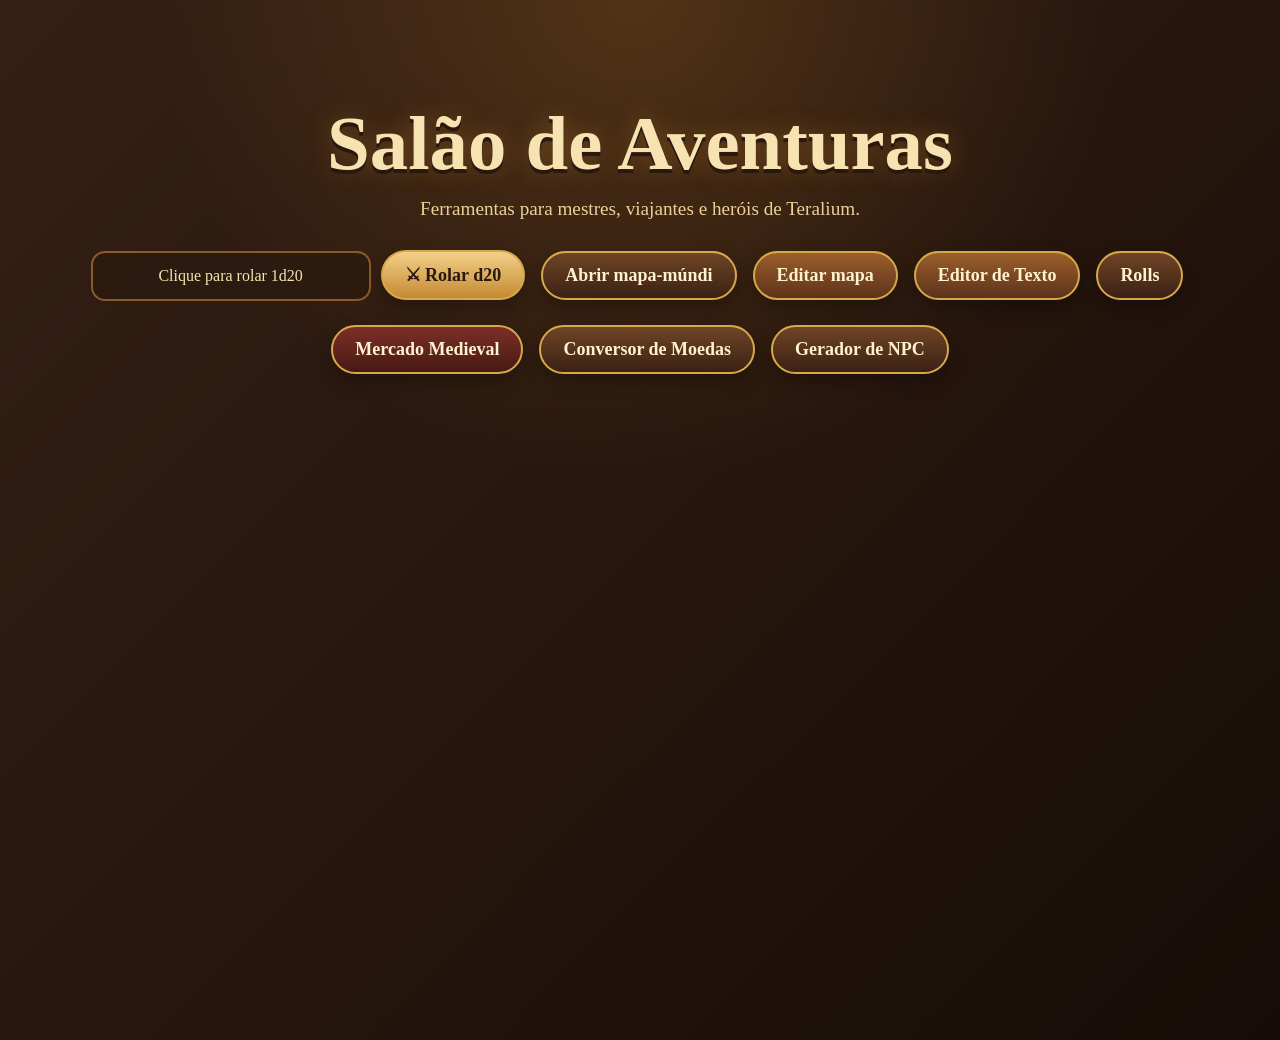
<file: index.html>
<!DOCTYPE html>
<html lang="pt-BR">
<head>
  <meta charset="UTF-8">
  <title>Salão Medieval • RPG Tool Test</title>
  <link rel="stylesheet" href="index.css">
</head>
<body>

  <h1>Salão de Aventuras</h1>
  <p class="subtitle">Ferramentas para mestres, viajantes e heróis de Teralium.</p>
  <p id="result">Clique para rolar 1d20</p>
  <button onclick="roll()">⚔ Rolar d20</button>
  <a class="map-link" href="mapa.html">Abrir mapa-múndi</a>
  <a class="map-link map-link-editor" href="map_edit.html">Editar mapa</a>
  <a class="map-link map-link-editor" href="./Text%20Editor/index.html">Editor de Texto</a>
  <a class="map-link" href="rolls.html">Rolls</a>
  <a class="map-link map-link-market" href="shop.html">Mercado Medieval</a>
  <a class="map-link" href="conversor.html">Conversor de Moedas</a>
  <a class="map-link" href="npc-generator.html">Gerador de NPC</a>

  <script>
    function roll() {
      const value = Math.floor(Math.random() * 20) + 1;
      document.getElementById('result').innerText = 'Resultado: ' + value;
    }
  </script>

</body>
</html>
</file>
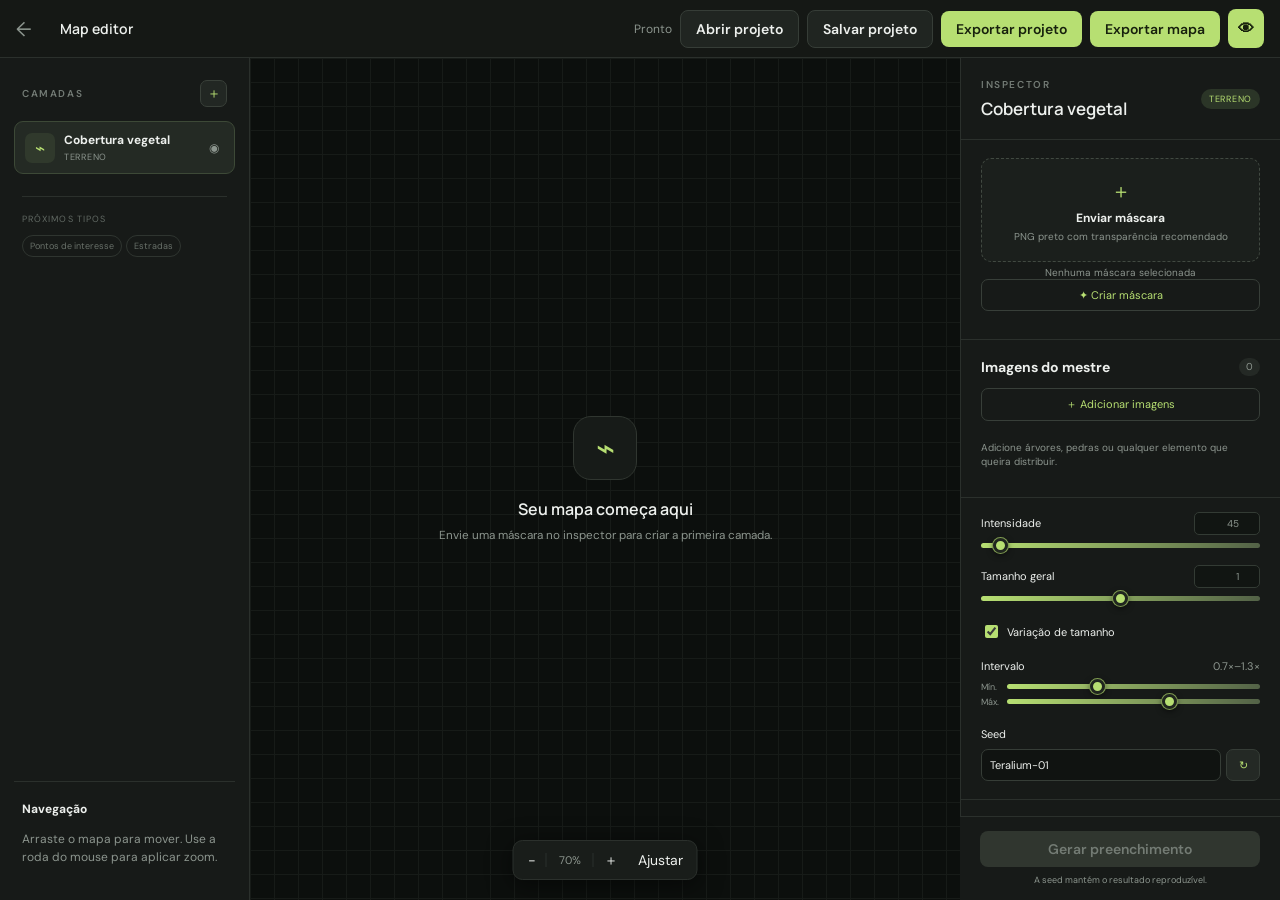
<file: admin-map-editor.html>
<!doctype html>
<html lang="pt-BR">
<head>
  <meta charset="utf-8">
  <meta name="viewport" content="width=device-width, initial-scale=1">
  <title>Map editor • Admin tools</title>
  <link rel="stylesheet" href="admin-map-editor.css">
</head>
<body>
  <header class="topbar">
    <a href="admin-tools.html" aria-label="Voltar">←</a>
    <strong>Map editor</strong>
    <span id="saveState">Pronto</span>
    <button id="openProjectBtn" class="secondary-action">Abrir projeto</button>
    <input id="projectInput" type="file" accept=".json,.teralium" hidden>
    <button id="saveProjectBtn" class="secondary-action">Salvar projeto</button>
    <button id="exportBtn">Exportar projeto</button>
    <button id="exportMapBtn">Exportar mapa</button>
    <button id="previewMapBtn" class="icon-action" title="Pré-visualizar mapa" aria-label="Pré-visualizar mapa">👁</button>
  </header>

  <aside class="sidebar left-panel">
    <div class="layers-heading">
      <p class="panel-label">CAMADAS</p>
      <button id="addLayer" title="Adicionar camada">＋</button>
    </div>
    <div id="addLayerMenu" class="add-layer-menu" hidden>
      <button data-layer-type="terrain"><span>⌁</span><b>Terreno</b></button>
      <button data-layer-type="image"><span>▧</span><b>Imagem</b></button>
      <button data-layer-type="object"><span>⌖</span><b>Objeto</b></button>
      <button data-layer-type="region"><span>◒</span><b>Região</b></button>
    </div>
    <div id="layerList" class="layer-list"></div>
    <div class="coming-types">
      <p>PRÓXIMOS TIPOS</p>
      <span>Pontos de interesse</span><span>Estradas</span>
    </div>
    <div class="help"><b>Navegação</b><p>Arraste o mapa para mover. Use a roda do mouse para aplicar zoom.</p></div>
  </aside>

  <main id="viewport">
    <div id="stage"><canvas id="mapCanvas" width="1600" height="1000"></canvas><canvas id="maskEditCanvas" width="1600" height="1000"></canvas><div id="brushCursor" class="brush-cursor"></div></div>
    <div class="empty-state" id="emptyState">
      <span>⌁</span><b>Seu mapa começa aqui</b>
      <small>Envie uma máscara no inspector para criar a primeira camada.</small>
    </div>
    <div class="zoom-controls">
      <button id="zoomOut" aria-label="Diminuir zoom">−</button><output id="zoomValue">70%</output>
      <button id="zoomIn" aria-label="Aumentar zoom">＋</button><button id="fitBtn">Ajustar</button>
    </div>
  </main>

  <aside class="sidebar inspector">
    <div class="inspector-head">
      <div><p class="panel-label">INSPECTOR</p><input id="layerName" aria-label="Nome da camada"></div>
      <span id="typeBadge" class="type-badge">Terreno</span>
    </div>
    <section class="terrain-control image-control region-control">
      <label class="upload" for="maskInput"><span>＋</span><b>Enviar máscara</b><small>PNG com transparência recomendado</small></label>
      <input id="maskInput" type="file" accept="image/*" hidden>
      <p class="filename" id="maskName">Nenhuma máscara selecionada</p>
      <button id="createMaskBtn" class="asset-upload terrain-control region-control">✦ Criar máscara</button>
      <div id="maskPreview" class="mask-preview terrain-control region-control"></div>
    </section>
    <section class="image-control fields" hidden>
      <label>Offset X <input id="imageOffsetXValue" class="value-input" type="number" min="-2000" max="2000" value="0"><input id="imageOffsetX" type="range" min="-2000" max="2000" value="0"></label>
      <label>Offset Y <input id="imageOffsetYValue" class="value-input" type="number" min="-2000" max="2000" value="0"><input id="imageOffsetY" type="range" min="-2000" max="2000" value="0"></label>
      <label>Opacidade <input id="imageOpacityValue" class="value-input" type="number" min="0" max="100" value="100"><input id="imageOpacity" type="range" min="0" max="1" step="0.01" value="1"></label>
    </section>
    <section class="terrain-control">
      <div class="section-title"><b>Imagens do mestre</b><span id="assetCount">0</span></div>
      <button id="openAssetModal" class="asset-upload">＋ Adicionar imagens</button>
      <div id="assetGrid" class="asset-grid"><p>Adicione árvores, pedras ou qualquer elemento que queira distribuir.</p></div>
    </section>
    <section class="fields terrain-control">
      <label>Intensidade <input id="densityValue" class="value-input" type="number" min="0" max="1000" value="45"><input id="density" type="range" min="0" max="1000" value="45"></label>
      <label>Tamanho geral <input id="scaleValue" class="value-input" type="number" min="0" max="2" step="0.05" value="1"><input id="scale" type="range" min="0" max="2" step="0.05" value="1"></label>
      <label class="check-row"><input id="sizeVariation" type="checkbox" checked> Variação de tamanho</label>
      <div id="sizeVariationFields" class="range-field">
        <div><span>Intervalo</span><output id="sizeValue">0.7×–1.3×</output></div>
        <label><small>Mín.</small><input id="sizeMin" type="range" min="0" max="2" step="0.05" value="0.7"></label>
        <label><small>Máx.</small><input id="sizeMax" type="range" min="0" max="2" step="0.05" value="1.3"></label>
      </div>
      <label>Seed <div class="seed-row"><input id="seed" value="Teralium-01"><button id="randomSeed" title="Gerar seed">↻</button></div></label>
    </section>
    <section class="options terrain-control">
      <label><input id="rotation" type="checkbox" checked> Rotação aleatória</label>
      <label><input id="mirror" type="checkbox" checked> Mirror aleatório</label>
      <label><input id="slice" type="checkbox"> Slice na máscara</label>
    </section>
    <section class="object-control" hidden>
      <div class="object-form">
        <label>Nome<input id="objectName" placeholder="Nome do local"></label>
        <label>Tipo<select id="objectType"></select></label>
        <label>Ícone<select id="objectIconSet"><option value="">Selecione um conjunto</option></select></label>
        <div id="objectIconPreview" class="object-thumbnails"></div>
        <label>Galeria<select id="objectGallerySet"><option value="">Sem galeria</option></select></label>
        <div id="objectGalleryPreview" class="object-thumbnails"></div>
        <button id="manageObjectSets" class="position-object">＋ Gerenciar conjuntos</button>
        <label>Descrição<textarea id="objectDescription" rows="6" placeholder="História, detalhes e informações do local..."></textarea></label>
        <label class="check-row"><input id="objectPoi" type="checkbox" checked> Criar como ponto de interesse</label>
        <div class="fields object-visual-controls">
          <label>Tamanho geral <input id="objectScaleValue" class="value-input" type="number" min="0" max="4" step="0.05" value="1"><input id="objectScale" type="range" min="0" max="4" step="0.05" value="1"></label>
          <label>Opacidade <input id="objectOpacityValue" class="value-input" type="number" min="0" max="100" value="100"><input id="objectOpacity" type="range" min="0" max="1" step="0.01" value="1"></label>
          <label>Offset X <input id="objectOffsetXValue" class="value-input" type="number" value="0"><input id="objectOffsetX" type="range" min="-500" max="500" value="0"></label>
          <label>Offset Y <input id="objectOffsetYValue" class="value-input" type="number" value="0"><input id="objectOffsetY" type="range" min="-500" max="500" value="0"></label>
        </div>
        <button id="positionObject" class="position-object">⌖ Posicionar no mapa</button>
        <div class="coordinate-row"><label>X<input id="objectX" type="number"></label><label>Y<input id="objectY" type="number"></label></div>
        <small id="objectPosition">Ainda não posicionado</small>
      </div>
    </section>
    <section class="region-control" hidden>
      <div class="object-form">
        <label>Layer / tipo de região<input id="regionGroup" placeholder="Ex.: Fronteiras políticas"></label>
        <label>Nome da região<input id="regionName" placeholder="Ex.: Reino do Norte"></label>
        <label>Cor<input id="regionColor" type="color" value="#6fa86b"></label>
        <p class="region-note">Regiões desenhadas por último removem automaticamente as intersecções das regiões anteriores.</p>
      </div>
    </section>
    <div class="inspector-footer"><button id="generateBtn" disabled>Gerar preenchimento</button><small id="footerHint">A seed mantém o resultado reproduzível.</small></div>
  </aside>
  <div id="maskTools" class="mask-tools" hidden>
    <button data-mask-tool="brush" class="active" title="Brush">●</button>
    <button data-mask-tool="eraser" title="Eraser">⌫</button>
    <button data-mask-tool="fill" title="Fill">▣</button>
    <span></span>
    <button id="finishMask" title="Concluir">✓</button>
    <button id="cancelMask" title="Cancelar">×</button>
  </div>
  <div id="brushSizeControl" class="brush-size-control" hidden><span>Brush</span><input id="brushSize" type="range" min="2" max="300" value="60"><input id="brushSizeValue" class="value-input" type="number" min="2" max="300" value="60"></div>
  <div id="layerContextMenu" class="context-menu" hidden>
    <button data-action="rename">Renomear</button>
    <button data-action="toggle">Ocultar</button>
    <button data-action="delete">Excluir camada</button>
  </div>
  <div id="assetModal" class="modal-backdrop" hidden>
    <div class="asset-modal" role="dialog" aria-modal="true" aria-labelledby="assetModalTitle">
      <div class="modal-head"><div><p class="panel-label">BIBLIOTECA</p><h2 id="assetModalTitle">Conjuntos de imagens</h2></div><button id="closeAssetModal" aria-label="Fechar">×</button></div>
      <p class="modal-copy">Reutilize o mesmo conjunto de imagens em diferentes camadas.</p>
      <div id="setList" class="set-list"></div>
      <div class="new-set">
        <h3>Novo conjunto</h3>
        <input id="setName" placeholder="Ex.: Árvores de pinheiro">
        <label for="assetInput">Selecionar imagens</label>
        <input id="assetInput" type="file" accept="image/*" multiple hidden>
        <span id="newSetFiles">Nenhuma imagem selecionada</span>
        <div id="editingSetAssets" class="editing-set-assets"></div>
        <button id="createSetBtn" disabled>Criar conjunto</button>
      </div>
    </div>
  </div>
  <script src="admin-map-editor.js"></script>
</body>
</html>
</file>
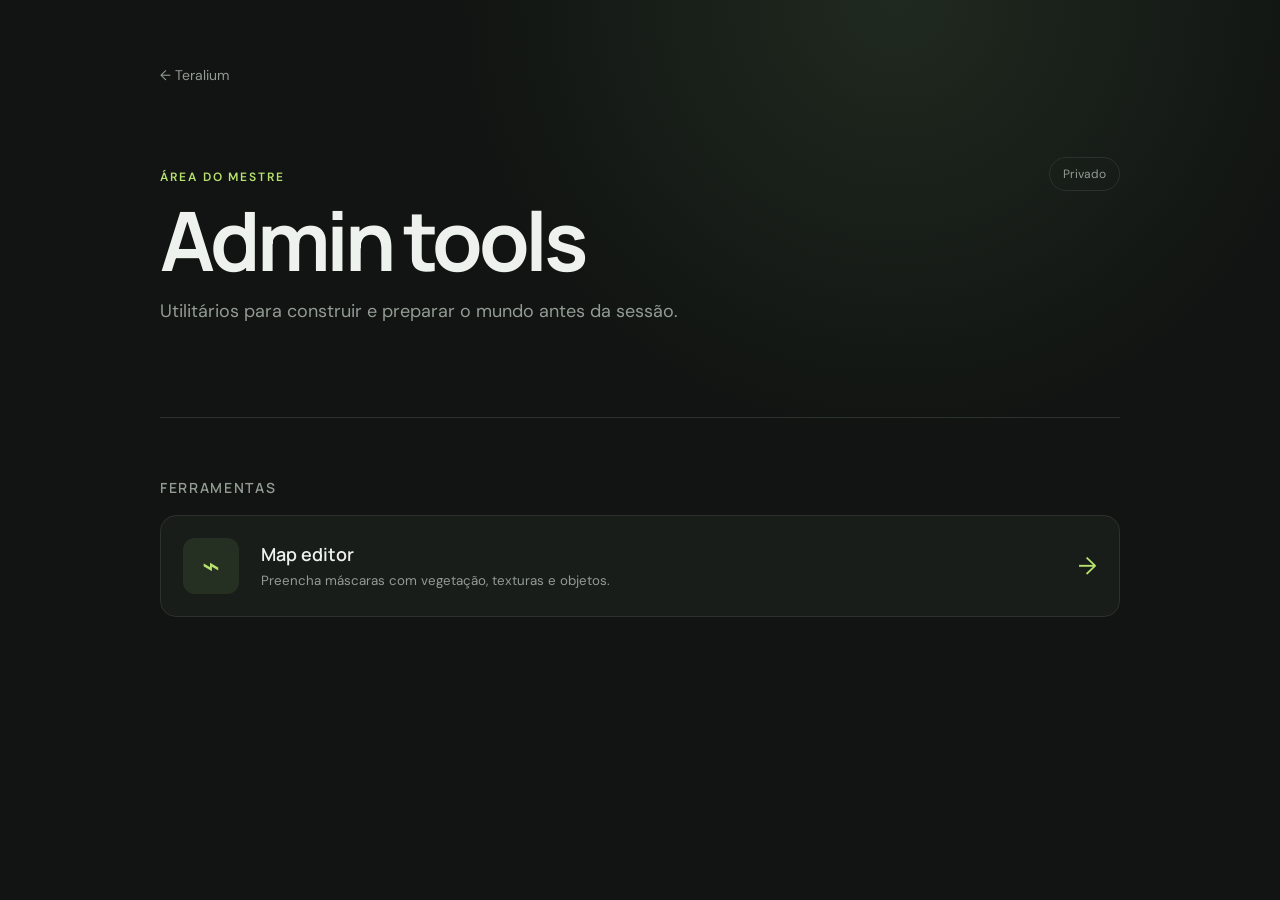
<file: admin-tools.html>
<!doctype html>
<html lang="pt-BR">
<head>
  <meta charset="utf-8">
  <meta name="viewport" content="width=device-width, initial-scale=1">
  <title>Admin tools • Teralium</title>
  <link rel="stylesheet" href="admin-tools.css">
</head>
<body>
  <main>
    <a class="eyebrow" href="index.html">← Teralium</a>
    <header>
      <div>
        <p class="kicker">ÁREA DO MESTRE</p>
        <h1>Admin tools</h1>
        <p class="intro">Utilitários para construir e preparar o mundo antes da sessão.</p>
      </div>
      <span class="lock">Privado</span>
    </header>
    <section aria-labelledby="tools-title">
      <h2 id="tools-title">Ferramentas</h2>
      <a class="tool-card" href="admin-map-editor.html">
        <span class="tool-icon">⌁</span>
        <span><strong>Map editor</strong><small>Preencha máscaras com vegetação, texturas e objetos.</small></span>
        <span class="arrow">→</span>
      </a>
    </section>
  </main>
</body>
</html>
</file>
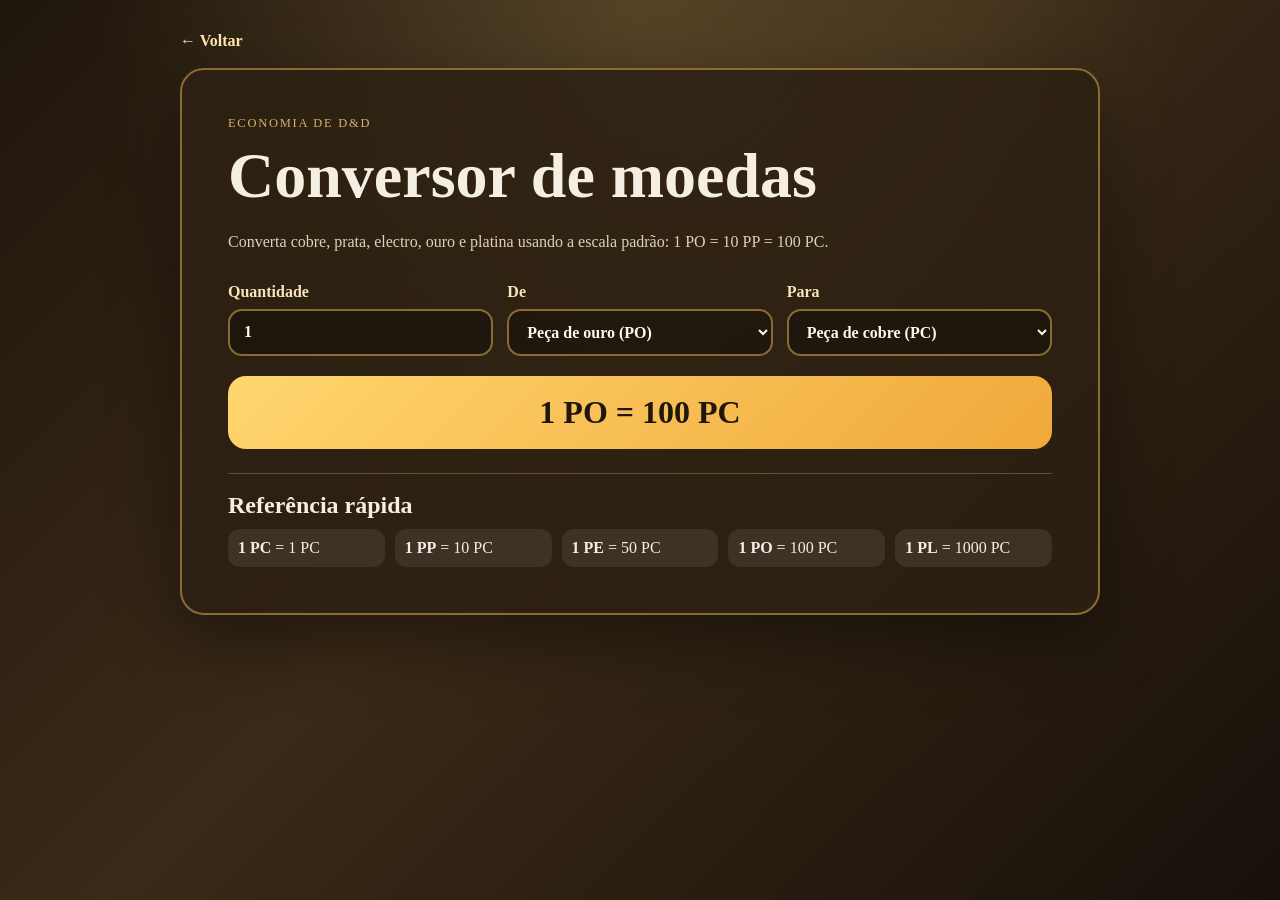
<file: conversor.html>
<!DOCTYPE html>
<html lang="pt-BR">
<head>
  <meta charset="UTF-8" />
  <meta name="viewport" content="width=device-width, initial-scale=1.0" />
  <title>Conversor de Moedas • Salão Medieval</title>
  <link rel="stylesheet" href="conversor.css" />
</head>
<body>
  <main class="converter-shell">
    <a class="back-link" href="index.html">← Voltar</a>
    <section class="converter-card" aria-labelledby="converterTitle">
      <p class="eyebrow">Economia de D&D</p>
      <h1 id="converterTitle">Conversor de moedas</h1>
      <p class="intro">Converta cobre, prata, electro, ouro e platina usando a escala padrão: 1 PO = 10 PP = 100 PC.</p>

      <form id="coinConverter" class="converter-grid">
        <label>
          Quantidade
          <input id="coinAmount" type="number" min="0" step="0.01" value="1" inputmode="decimal" />
        </label>
        <label>
          De
          <select id="fromCoin"></select>
        </label>
        <label>
          Para
          <select id="toCoin"></select>
        </label>
      </form>

      <output id="conversionResult" class="conversion-result" aria-live="polite"></output>

      <div class="coin-breakdown" aria-label="Referência de moedas">
        <h2>Referência rápida</h2>
        <ul id="coinReference"></ul>
      </div>
    </section>
  </main>

  <script>
    const COINS = [
      { id: 'pc', name: 'Peça de cobre', short: 'PC', copper: 1 },
      { id: 'pp', name: 'Peça de prata', short: 'PP', copper: 10 },
      { id: 'pe', name: 'Peça de electro', short: 'PE', copper: 50 },
      { id: 'po', name: 'Peça de ouro', short: 'PO', copper: 100 },
      { id: 'pl', name: 'Peça de platina', short: 'PL', copper: 1000 }
    ];

    const amountInput = document.getElementById('coinAmount');
    const fromCoin = document.getElementById('fromCoin');
    const toCoin = document.getElementById('toCoin');
    const conversionResult = document.getElementById('conversionResult');
    const coinReference = document.getElementById('coinReference');

    function formatNumber(value) {
      return Number(value.toFixed(4)).toLocaleString('pt-BR', { maximumFractionDigits: 4 });
    }

    function renderOptions() {
      const options = COINS.map((coin) => `<option value="${coin.id}">${coin.name} (${coin.short})</option>`).join('');
      fromCoin.innerHTML = options;
      toCoin.innerHTML = options;
      fromCoin.value = 'po';
      toCoin.value = 'pc';
      coinReference.innerHTML = COINS.map((coin) => `<li><strong>1 ${coin.short}</strong> = ${coin.copper} PC</li>`).join('');
    }

    function convertCoins() {
      const amount = Number(amountInput.value);
      const source = COINS.find((coin) => coin.id === fromCoin.value);
      const target = COINS.find((coin) => coin.id === toCoin.value);
      if (!Number.isFinite(amount) || amount < 0 || !source || !target) {
        conversionResult.textContent = 'Informe uma quantidade válida.';
        return;
      }
      const copperValue = amount * source.copper;
      const converted = copperValue / target.copper;
      conversionResult.textContent = `${formatNumber(amount)} ${source.short} = ${formatNumber(converted)} ${target.short}`;
    }

    renderOptions();
    convertCoins();
    [amountInput, fromCoin, toCoin].forEach((element) => element.addEventListener('input', convertCoins));
  </script>
</body>
</html>
</file>
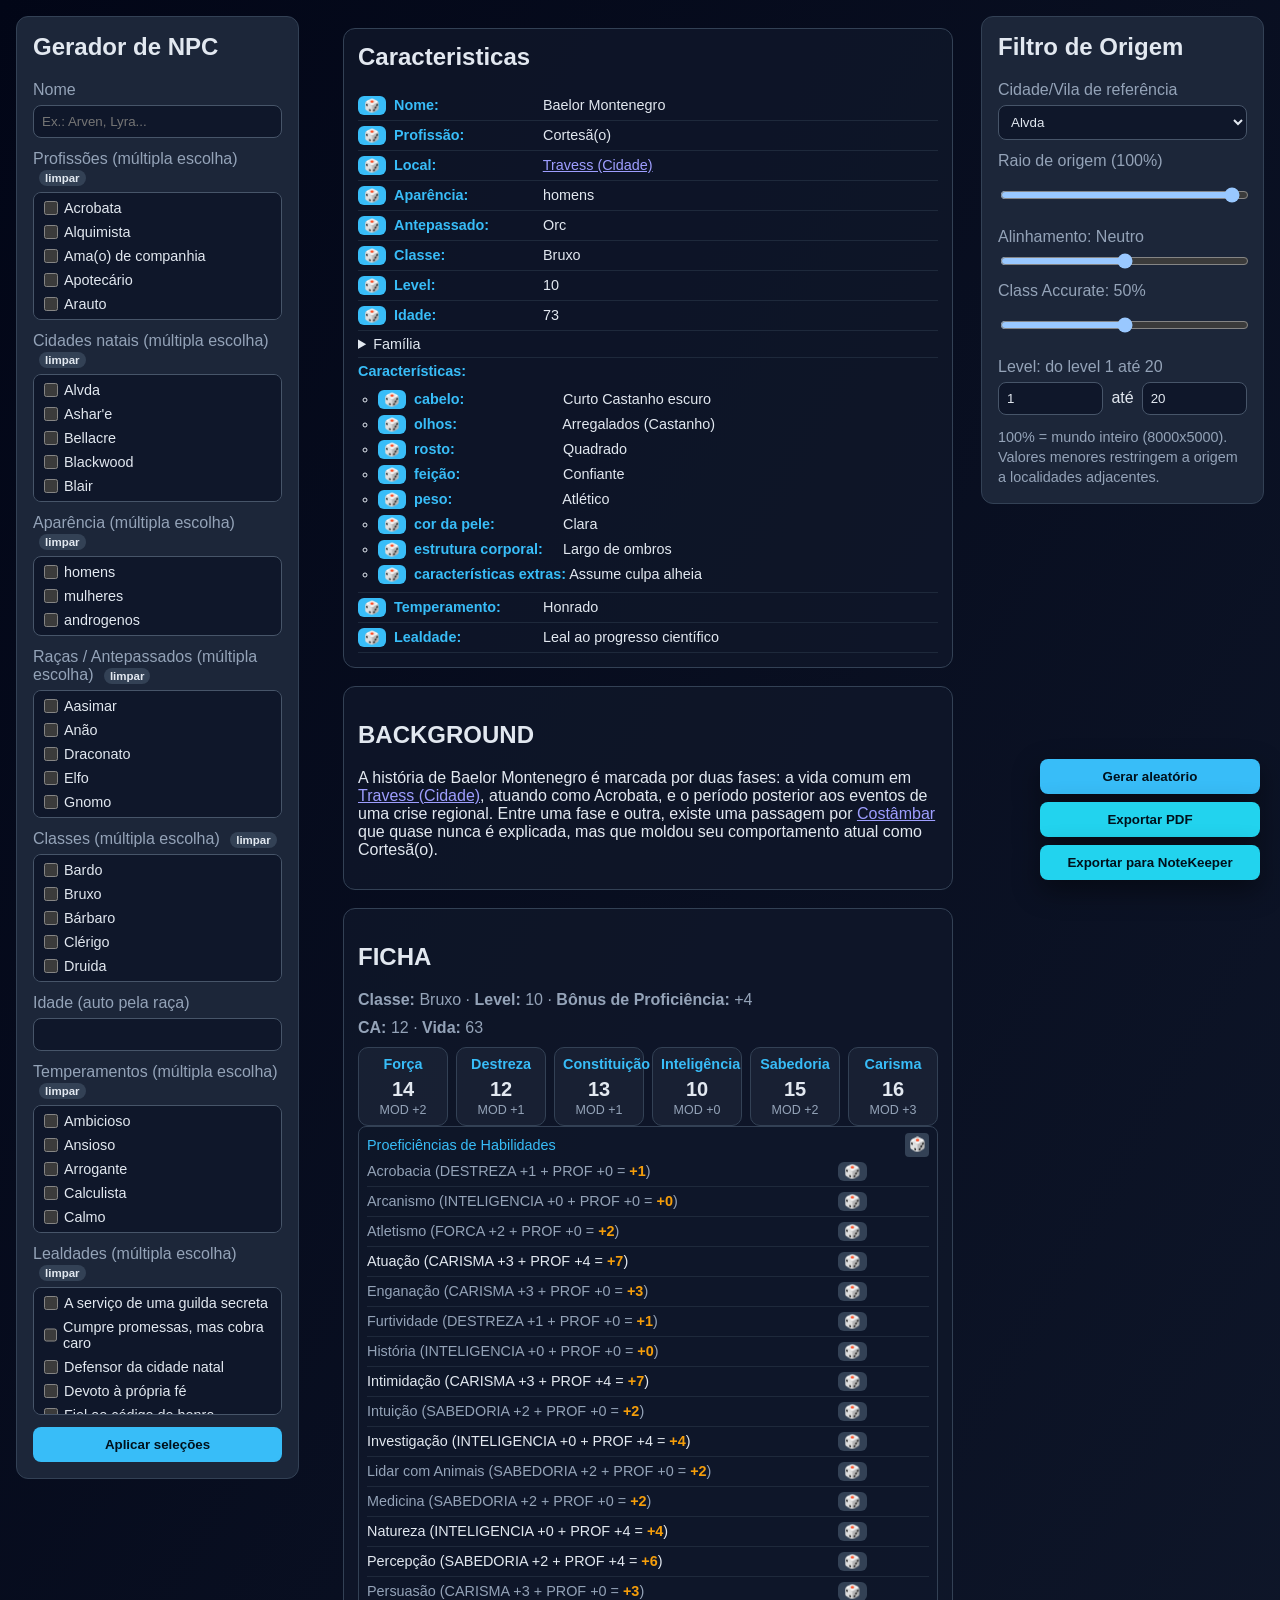
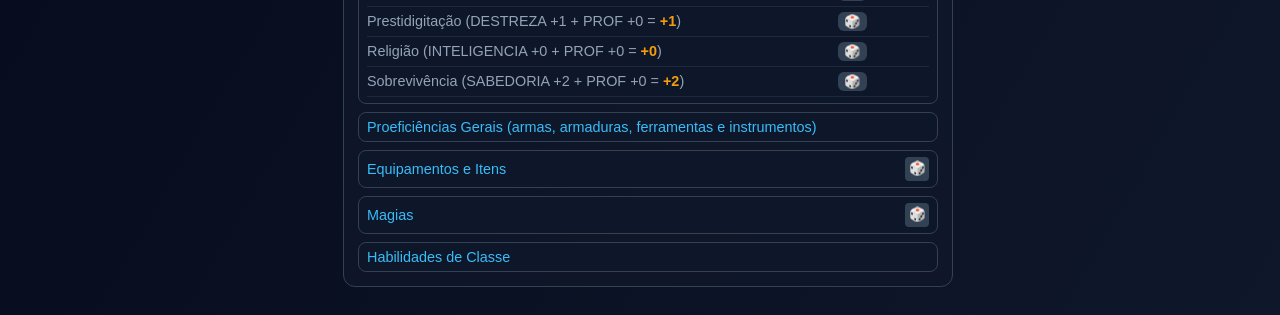
<file: npc-generator.html>
<!DOCTYPE html>
<html lang="pt-BR">
<head>
  <meta charset="UTF-8">
  <meta name="viewport" content="width=device-width, initial-scale=1.0">
  <title>Gerador de NPC</title>
  <link rel="stylesheet" href="npc-generator.css">
</head>
<body>
  <div class="layout">
    <aside class="floating-menu">
      <h2 class="menu-title">Gerador de NPC</h2>
      <div class="menu-group"><label for="nomeInput">Nome</label><input id="nomeInput" type="text" placeholder="Ex.: Arven, Lyra..." /></div>
      <div class="menu-group"><label>Profissões (múltipla escolha) <button class="clear-checks" data-target="profissaoChecks" type="button">limpar</button></label><div id="profissaoChecks" class="check-list"></div></div>
      <div class="menu-group"><label>Cidades natais (múltipla escolha) <button class="clear-checks" data-target="cidadeChecks" type="button">limpar</button></label><div id="cidadeChecks" class="check-list"></div></div>
      <div class="menu-group"><label>Aparência (múltipla escolha) <button class="clear-checks" data-target="sexoChecks" type="button">limpar</button></label><div id="sexoChecks" class="check-list"></div></div>
      <div class="menu-group"><label>Raças / Antepassados (múltipla escolha) <button class="clear-checks" data-target="antepassadoChecks" type="button">limpar</button></label><div id="antepassadoChecks" class="check-list"></div></div>
      <div class="menu-group"><label>Classes (múltipla escolha) <button class="clear-checks" data-target="classeChecks" type="button">limpar</button></label><div id="classeChecks" class="check-list"></div></div>
      <div class="menu-group"><label for="idadeInput">Idade (auto pela raça)</label><input id="idadeInput" type="number" min="1" /></div>
      <div class="menu-group"><label>Temperamentos (múltipla escolha) <button class="clear-checks" data-target="temperamentoChecks" type="button">limpar</button></label><div id="temperamentoChecks" class="check-list"></div></div>
      <div class="menu-group"><label>Lealdades (múltipla escolha) <button class="clear-checks" data-target="lealdadeChecks" type="button">limpar</button></label><div id="lealdadeChecks" class="check-list"></div></div>
      <button id="applyButton" type="button">Aplicar seleções</button>
    </aside>

    <aside class="floating-menu floating-menu-right">
      <h2 class="menu-title">Filtro de Origem</h2>
      <div class="menu-group"><label for="rangeCenterSelect">Cidade/Vila de referência</label><select id="rangeCenterSelect"></select></div>
      <div class="menu-group"><label for="distanceRange">Raio de origem (<span id="distanceValue">100</span>%)</label><input id="distanceRange" type="range" min="1" max="100" value="100"></div>
      <div class="menu-group"><label for="alignmentRange">Alinhamento: <span id="alignmentLabel">Neutro</span></label><input id="alignmentRange" class="alignment-range" type="range" min="-100" max="100" value="0"></div>
      <div class="menu-group"><label for="classAccurateRange">Class Accurate: <span id="classAccurateValue">50</span>%</label><input id="classAccurateRange" type="range" min="0" max="100" value="50"></div>
      <div class="menu-group">
        <label>Level: do level <span id="levelMinValue">1</span> até <span id="levelMaxValue">20</span></label>
        <div class="level-range-box">
          <input id="levelMinInput" type="number" min="1" max="20" value="1">
          <span>até</span>
          <input id="levelMaxInput" type="number" min="1" max="20" value="20">
        </div>
      </div>
      <p class="range-help">100% = mundo inteiro (8000x5000). Valores menores restringem a origem a localidades adjacentes.</p>
    </aside>

    <main class="content">
      <section class="card">
        <h1>Caracteristicas</h1>
        <ul class="npc-list">
          <li><button class="reroll-field" data-field="nome">🎲</button> <strong>Nome:</strong> <span id="nomeValue"></span> <span id="sobrenomeValue"></span></li>
          <li><button class="reroll-field" data-field="profissao">🎲</button> <strong>Profissão:</strong> <span id="profissaoValue"></span></li>
          <li><button class="reroll-field" data-field="cidadeNatal">🎲</button> <strong>Local:</strong> <a id="cidadeNatalLink" href="mapa.html" target="_blank" rel="noopener"><span id="cidadeNatalValue"></span></a></li>
          <li><button class="reroll-field" data-field="sexo">🎲</button> <strong>Aparência:</strong> <span id="sexoValue"></span></li>
          <li><button class="reroll-field" data-field="antepassado">🎲</button> <strong>Antepassado:</strong> <span id="antepassadoValue"></span></li>
          <li><button class="reroll-field" data-field="classe">🎲</button> <strong>Classe:</strong> <span id="classeValue"></span></li>
          <li><button class="reroll-field" data-field="level">🎲</button> <strong>Level:</strong> <span id="levelValue"></span></li>
          <li><button class="reroll-field" data-field="idade">🎲</button> <strong>Idade:</strong> <span id="idadeValue"></span></li>
          <li>
            <details>
              <summary>Família</summary>
              <div id="familiaValue" class="family-compact"></div>
            </details>
          </li>
                    <li><strong>Características:</strong><ul id="caracteristicasValue" class="npc-char-list"></ul></li>
          <li><button class="reroll-field" data-field="temperamento">🎲</button> <strong>Temperamento:</strong> <span id="temperamentoValue"></span></li>
          <li><button class="reroll-field" data-field="lealdade">🎲</button> <strong>Lealdade:</strong> <span id="lealdadeValue"></span></li>
        </ul>
      </section>

      <section class="card">
        <h2>BACKGROUND</h2>
        <p id="backgroundValue"></p>
      </section>
      <section class="card">
        <h2>FICHA</h2>
        <p class="sheet-class"><strong>Classe:</strong> <span id="sheetClassValue"></span> · <strong>Level:</strong> <span id="sheetLevelValue"></span> · <strong>Bônus de Proficiência:</strong> <span id="sheetProfBonusValue"></span></p>
        <p class="sheet-class"><strong>CA:</strong> <span id="sheetAcValue"></span> · <strong>Vida:</strong> <span id="sheetHpValue"></span></p>
        <div class="sheet-grid">
          <article class="sheet-attr"><h3>Força</h3><p id="forcaValue" class="sheet-score"></p><p id="forcaMod" class="sheet-mod"></p></article>
          <article class="sheet-attr"><h3>Destreza</h3><p id="destrezaValue" class="sheet-score"></p><p id="destrezaMod" class="sheet-mod"></p></article>
          <article class="sheet-attr"><h3>Constituição</h3><p id="constituicaoValue" class="sheet-score"></p><p id="constituicaoMod" class="sheet-mod"></p></article>
          <article class="sheet-attr"><h3>Inteligência</h3><p id="inteligenciaValue" class="sheet-score"></p><p id="inteligenciaMod" class="sheet-mod"></p></article>
          <article class="sheet-attr"><h3>Sabedoria</h3><p id="sabedoriaValue" class="sheet-score"></p><p id="sabedoriaMod" class="sheet-mod"></p></article>
          <article class="sheet-attr"><h3>Carisma</h3><p id="carismaValue" class="sheet-score"></p><p id="carismaMod" class="sheet-mod"></p></article>
        </div>
        <div class="sheet-compact">
          <details open>
            <summary>Proeficiências de Habilidades <button class="reroll-section" data-section="proficienciasSkills" type="button">🎲</button></summary>
            <ul id="proficienciasSkillsValue" class="npc-list"></ul>
          </details>
          <details>
            <summary>Proeficiências Gerais (armas, armaduras, ferramentas e instrumentos)</summary>
            <ul id="proficienciasGeraisValue" class="npc-list"></ul>
          </details>
          <details>
            <summary>Equipamentos e Itens <button class="reroll-section" data-section="equipItens" type="button">🎲</button></summary>
            <div class="sheet-lists-grid">
              <section>
                <h3>Equipamentos</h3>
                <ul id="equipamentosValue" class="npc-list"></ul>
              </section>
              <section>
                <h3>Itens</h3>
                <ul id="itensValue" class="npc-list"></ul>
              </section>
            </div>
          </details>
          <details>
            <summary>Magias <button class="reroll-section" data-section="magias" type="button">🎲</button></summary>
            <ul id="magiasValue" class="npc-list"></ul>
          </details>
          <details>
            <summary>Habilidades de Classe</summary>
            <ul id="habilidadesClasseValue" class="npc-list"></ul>
          </details>
        </div>
      </section>
    </main>
  </div>
  <div class="floating-generate">
    <button id="randomizeButton" type="button">Gerar aleatório</button>
    <button id="exportPdfButton" type="button">Exportar PDF</button>
    <button id="exportNotekeeperButton" type="button">Exportar para NoteKeeper</button>
  </div>
  <script src="npc-generator.js"></script>
</body>
</html>
</file>
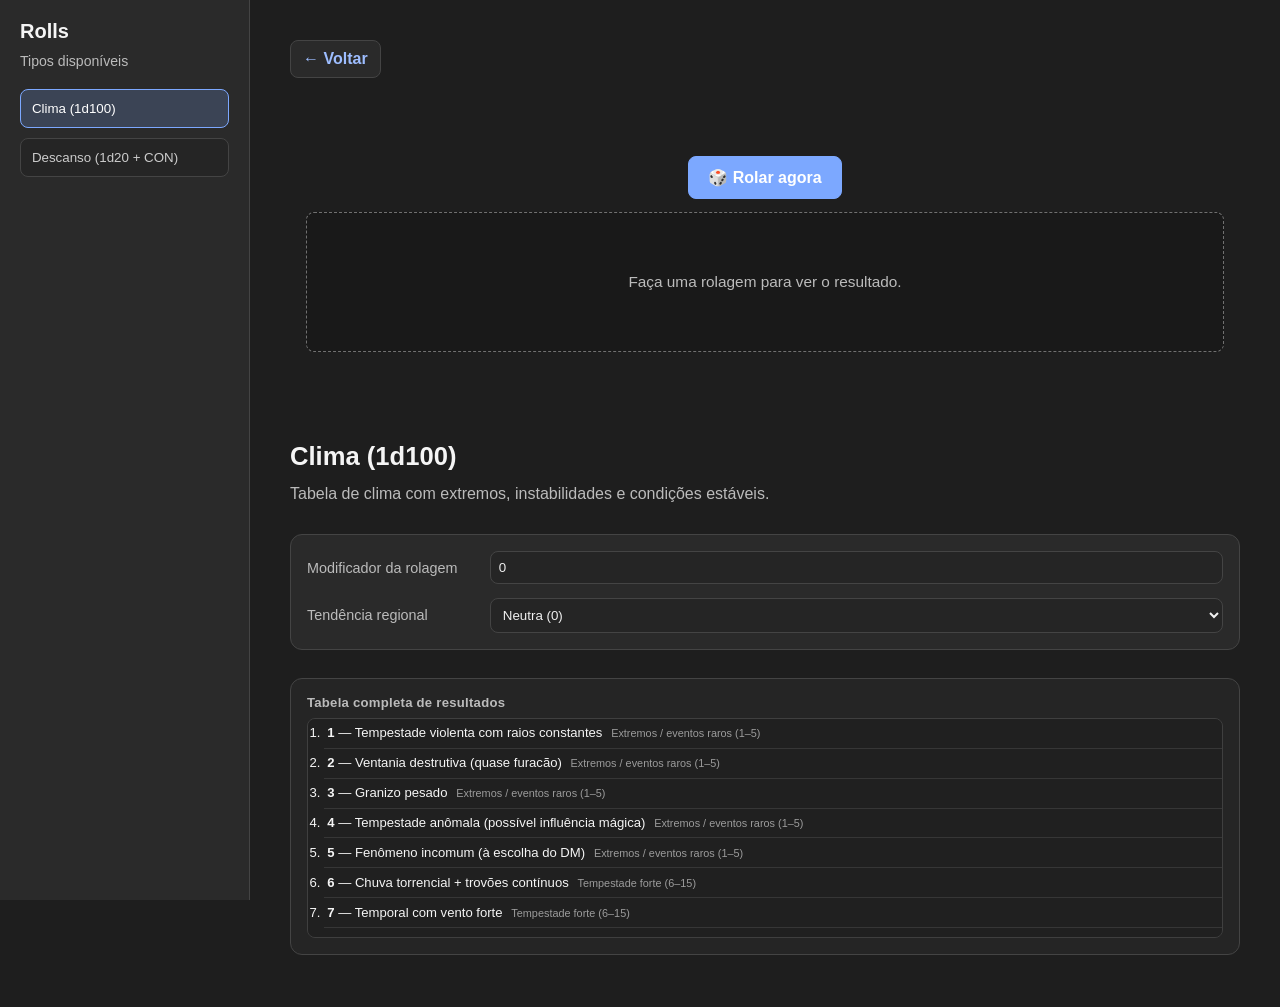
<file: rolls.html>
<!DOCTYPE html>
<html lang="pt-BR">
<head>
  <meta charset="UTF-8">
  <meta name="viewport" content="width=device-width, initial-scale=1.0">
  <title>Rolls • RPG Tool Test</title>
  <link rel="stylesheet" href="rolls.css">
</head>
<body>
  <div class="rolls-app container">
    <aside class="sidebar" aria-label="Menu de rolls">
      <h2>Rolls</h2>
      <p class="sidebar-subtitle">Tipos disponíveis</p>
      <ul id="roll-type-list" class="roll-type-list"></ul>
    </aside>

    <main class="inspector content" aria-live="polite">
      <a class="back-link" href="./index.html">← Voltar</a>

      <section class="roller-box roller-box--hero section">
        <button id="roll-btn" type="button">🎲 Rolar agora</button>
        <div id="roll-result" class="roll-result roll-result-empty">Faça uma rolagem para ver o resultado.</div>
      </section>

      <header class="inspector-header section">
        <h2 id="roll-title">—</h2>
        <p id="roll-description" class="muted"></p>
      </header>

      <section class="inspector-controls section" id="inspector-controls"></section>

      <section class="results-section section">
        <h3>Tabela completa de resultados</h3>
        <ol id="results-list" class="results-list"></ol>
      </section>
    </main>
  </div>

  <script src="rolls.js"></script>
</body>
</html>
</file>
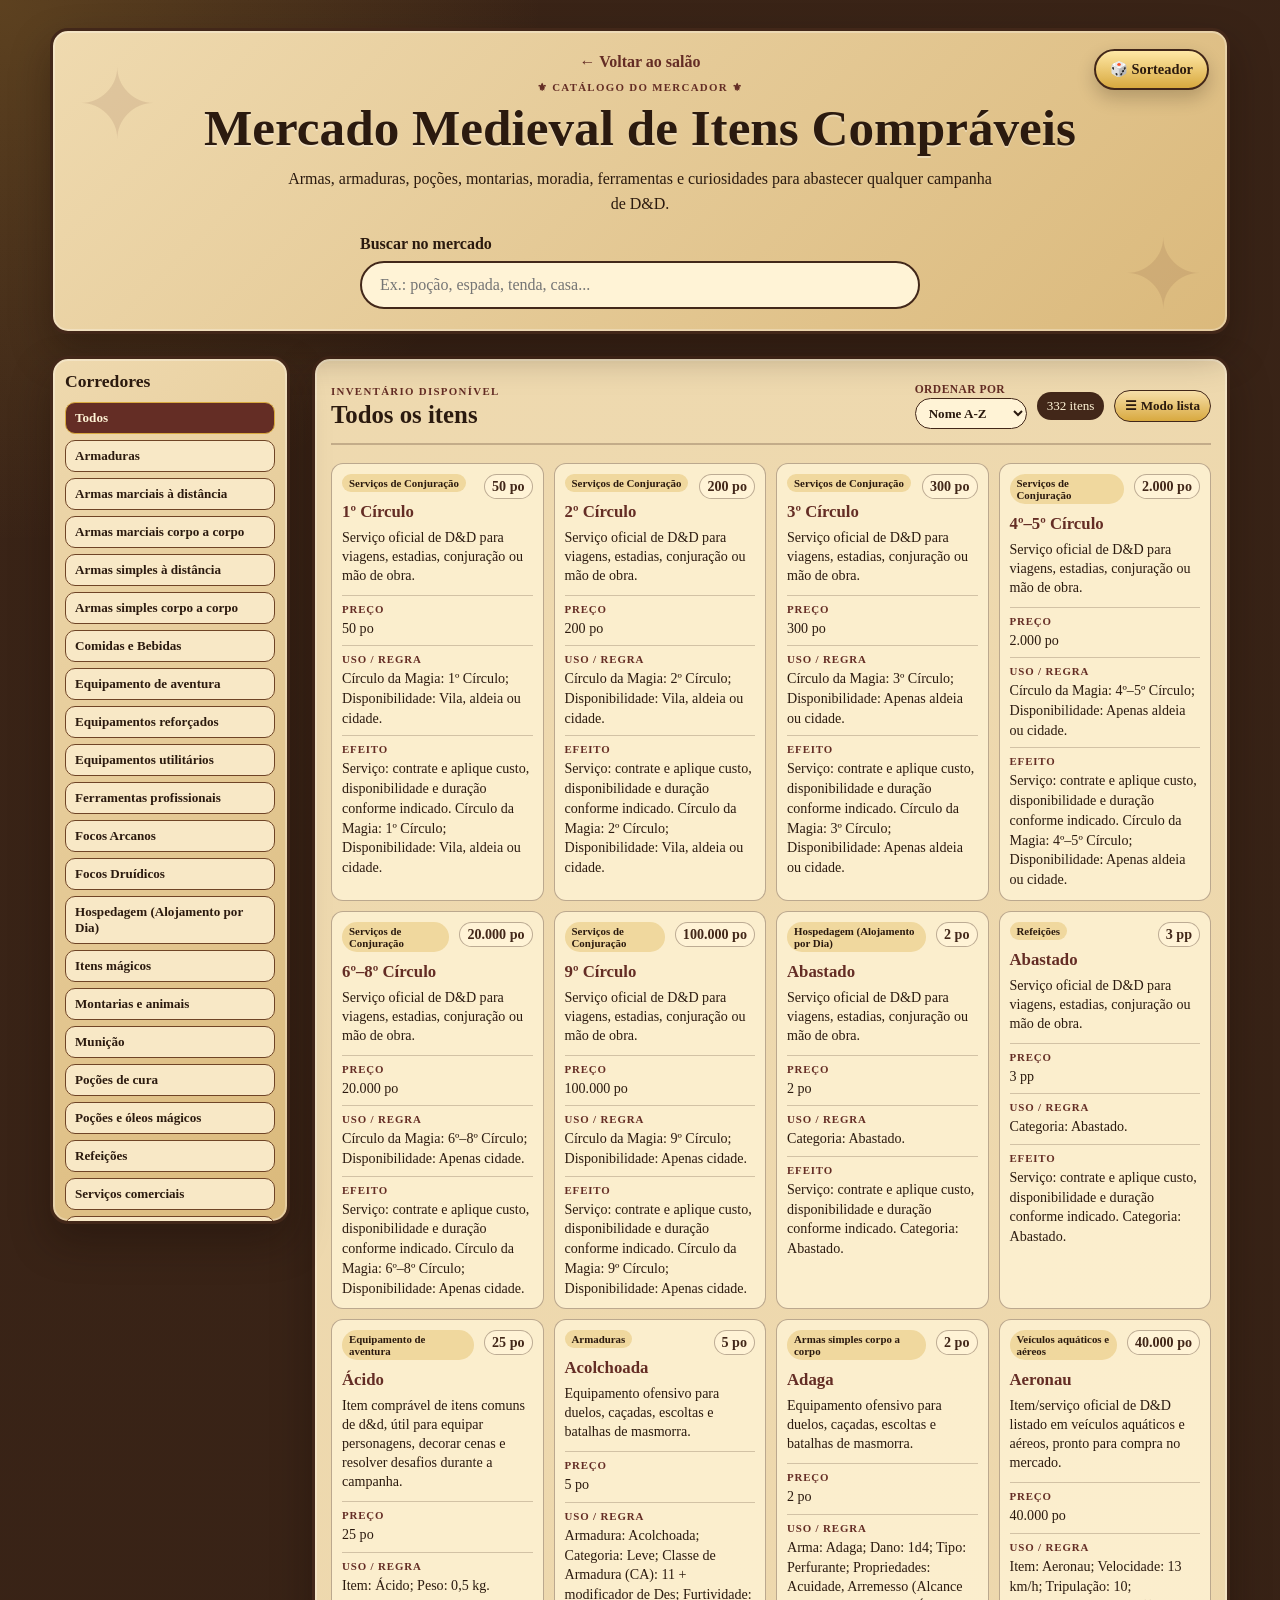
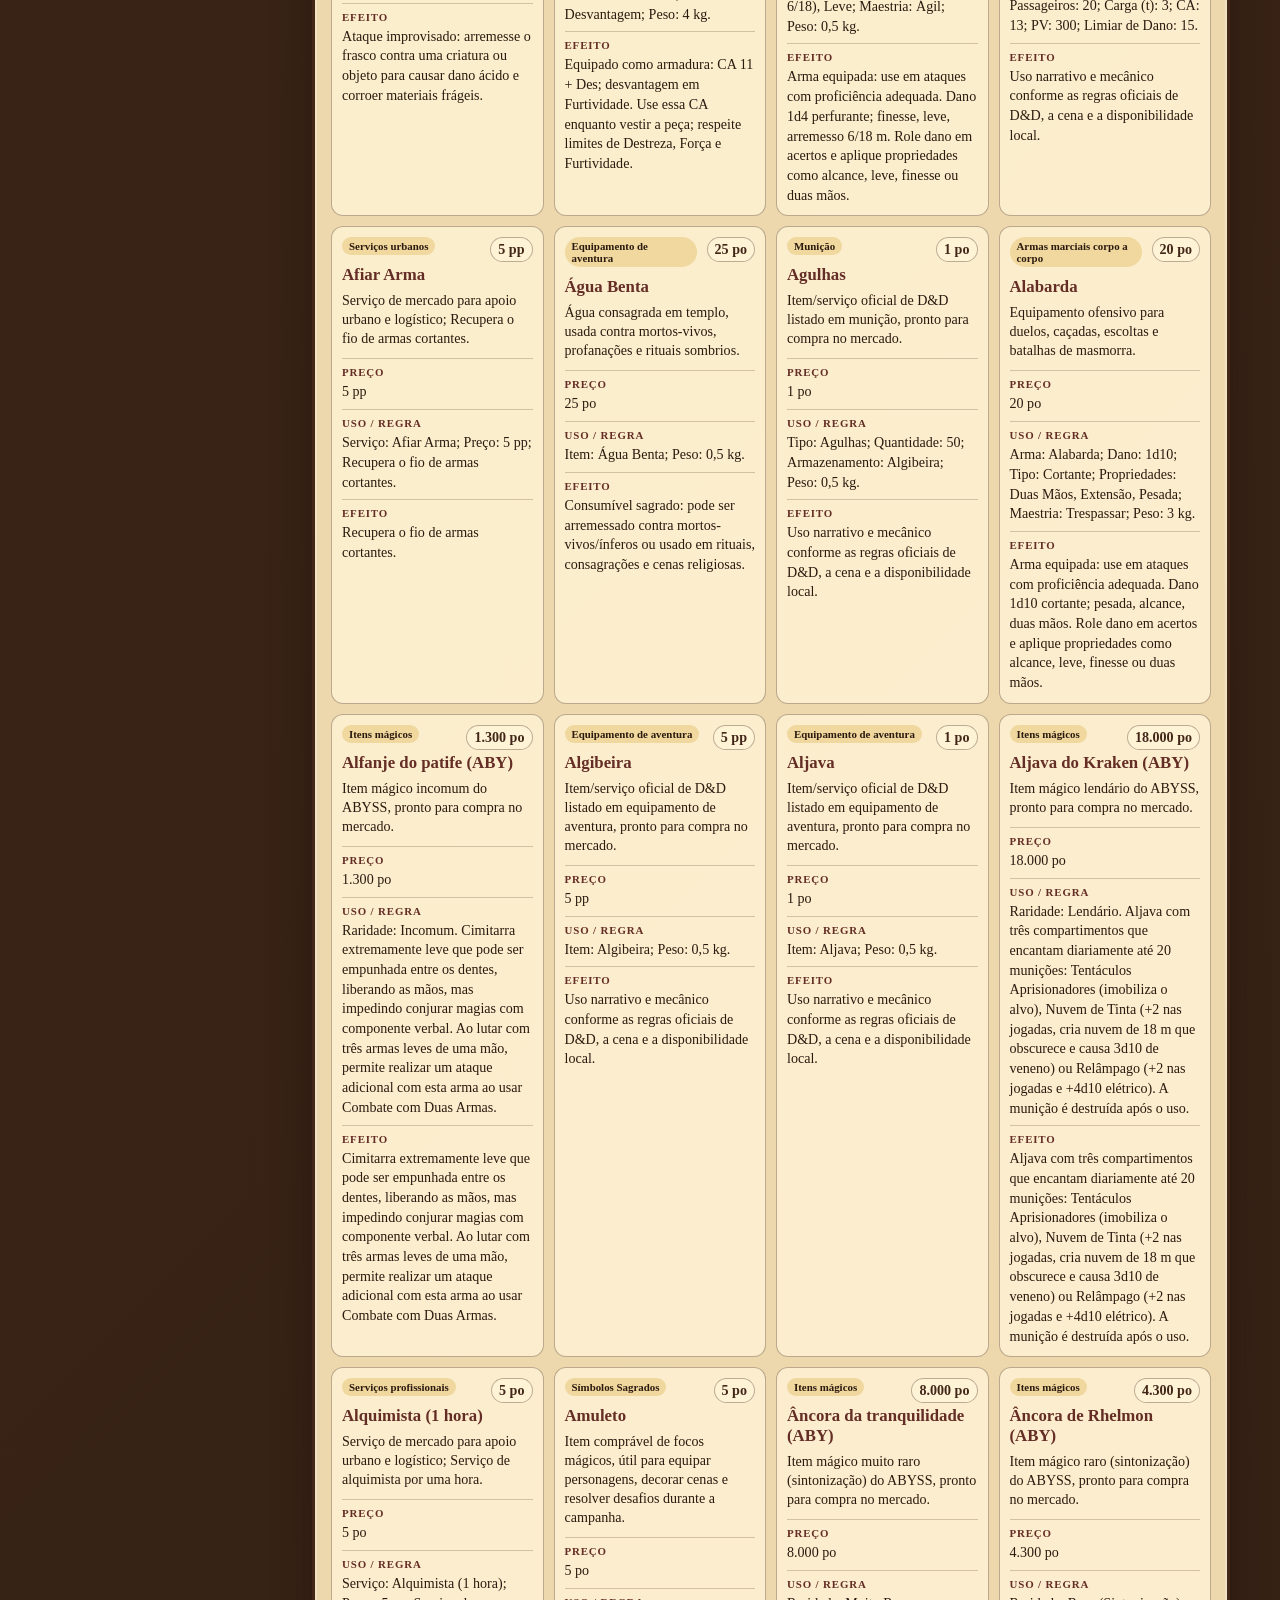
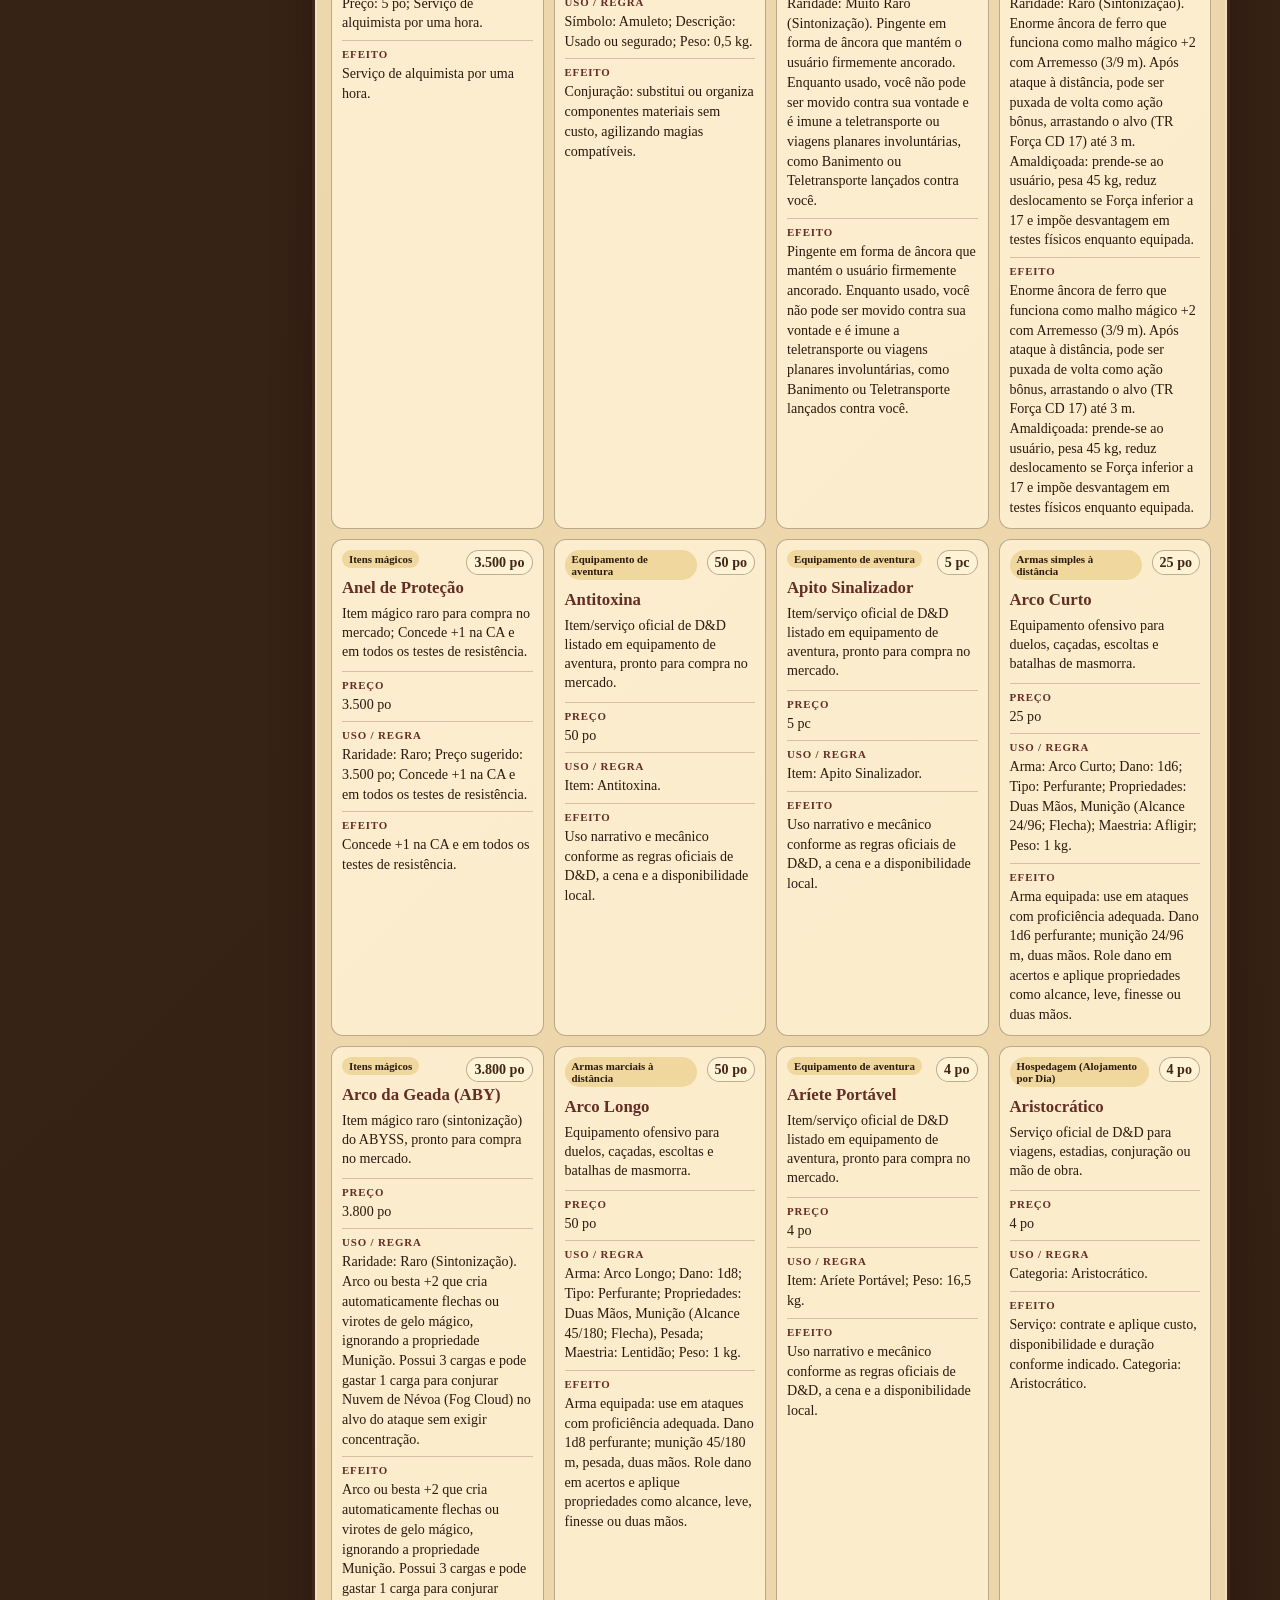
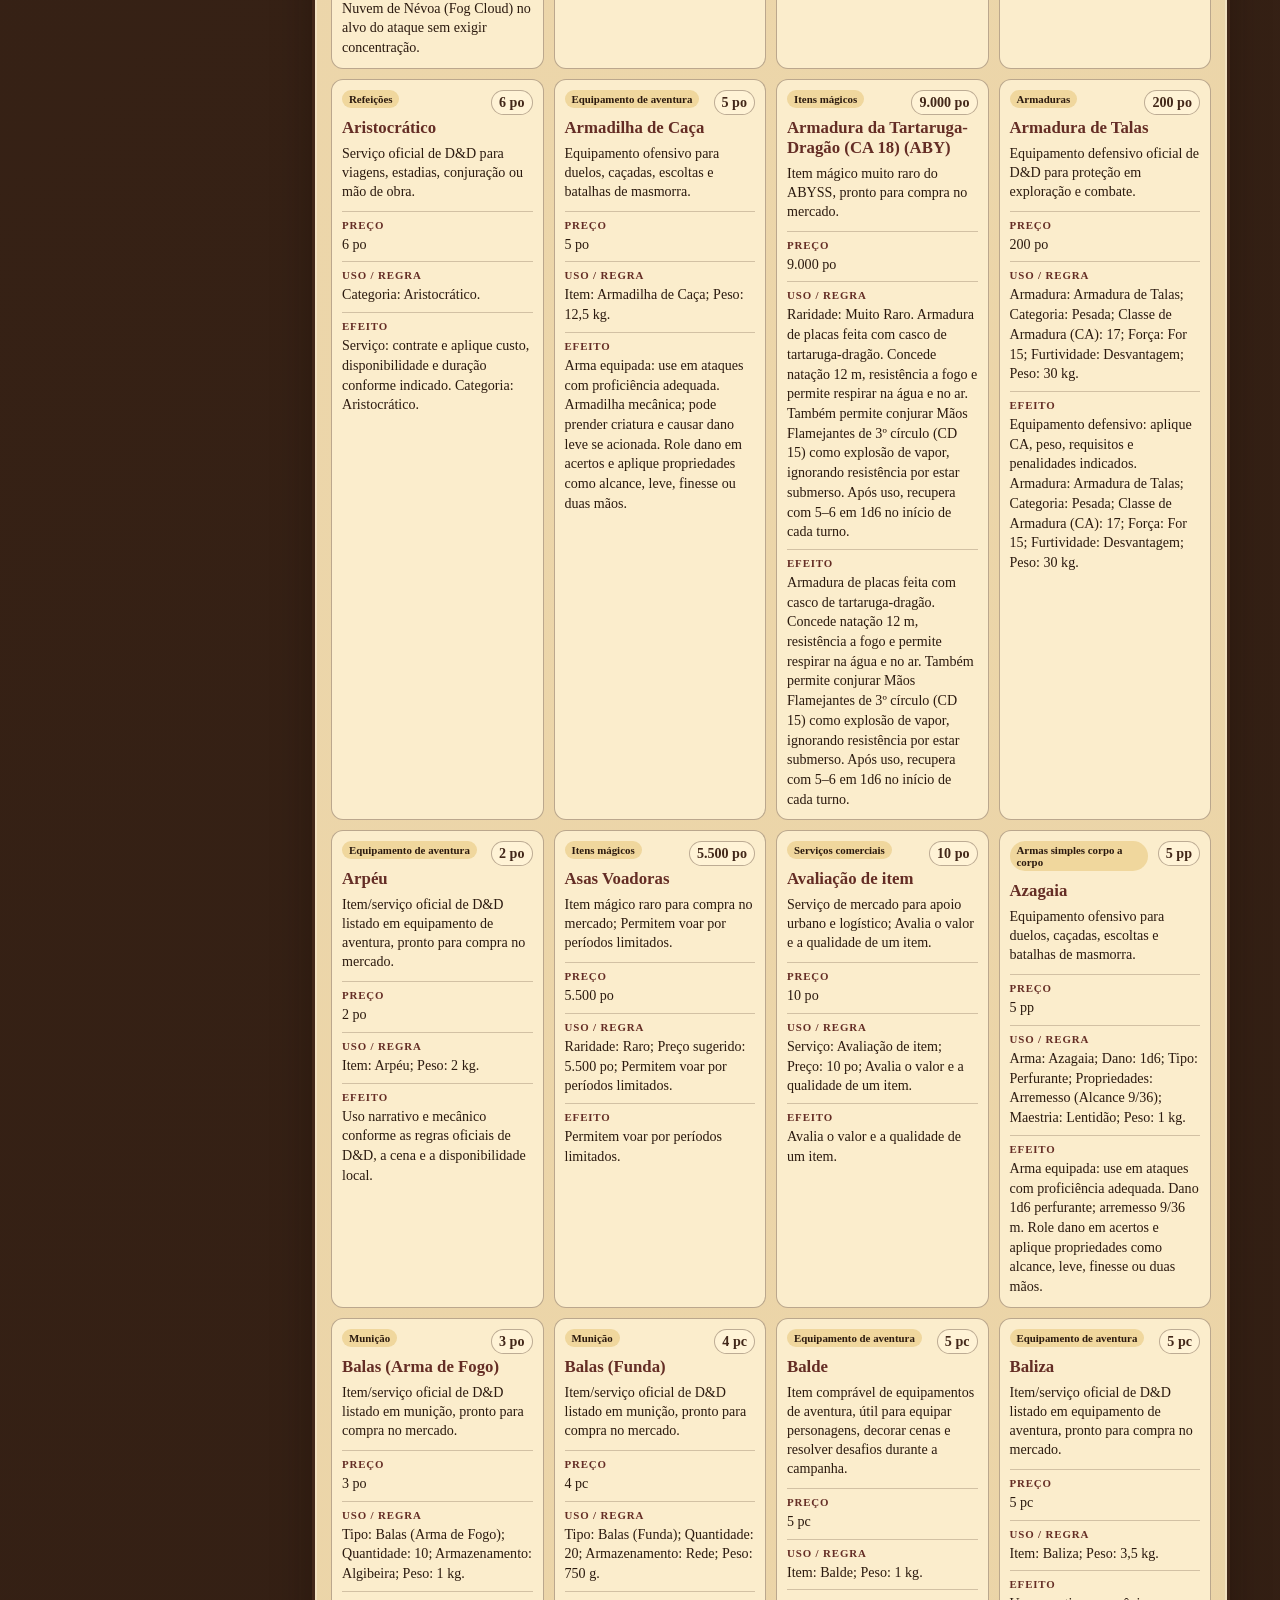
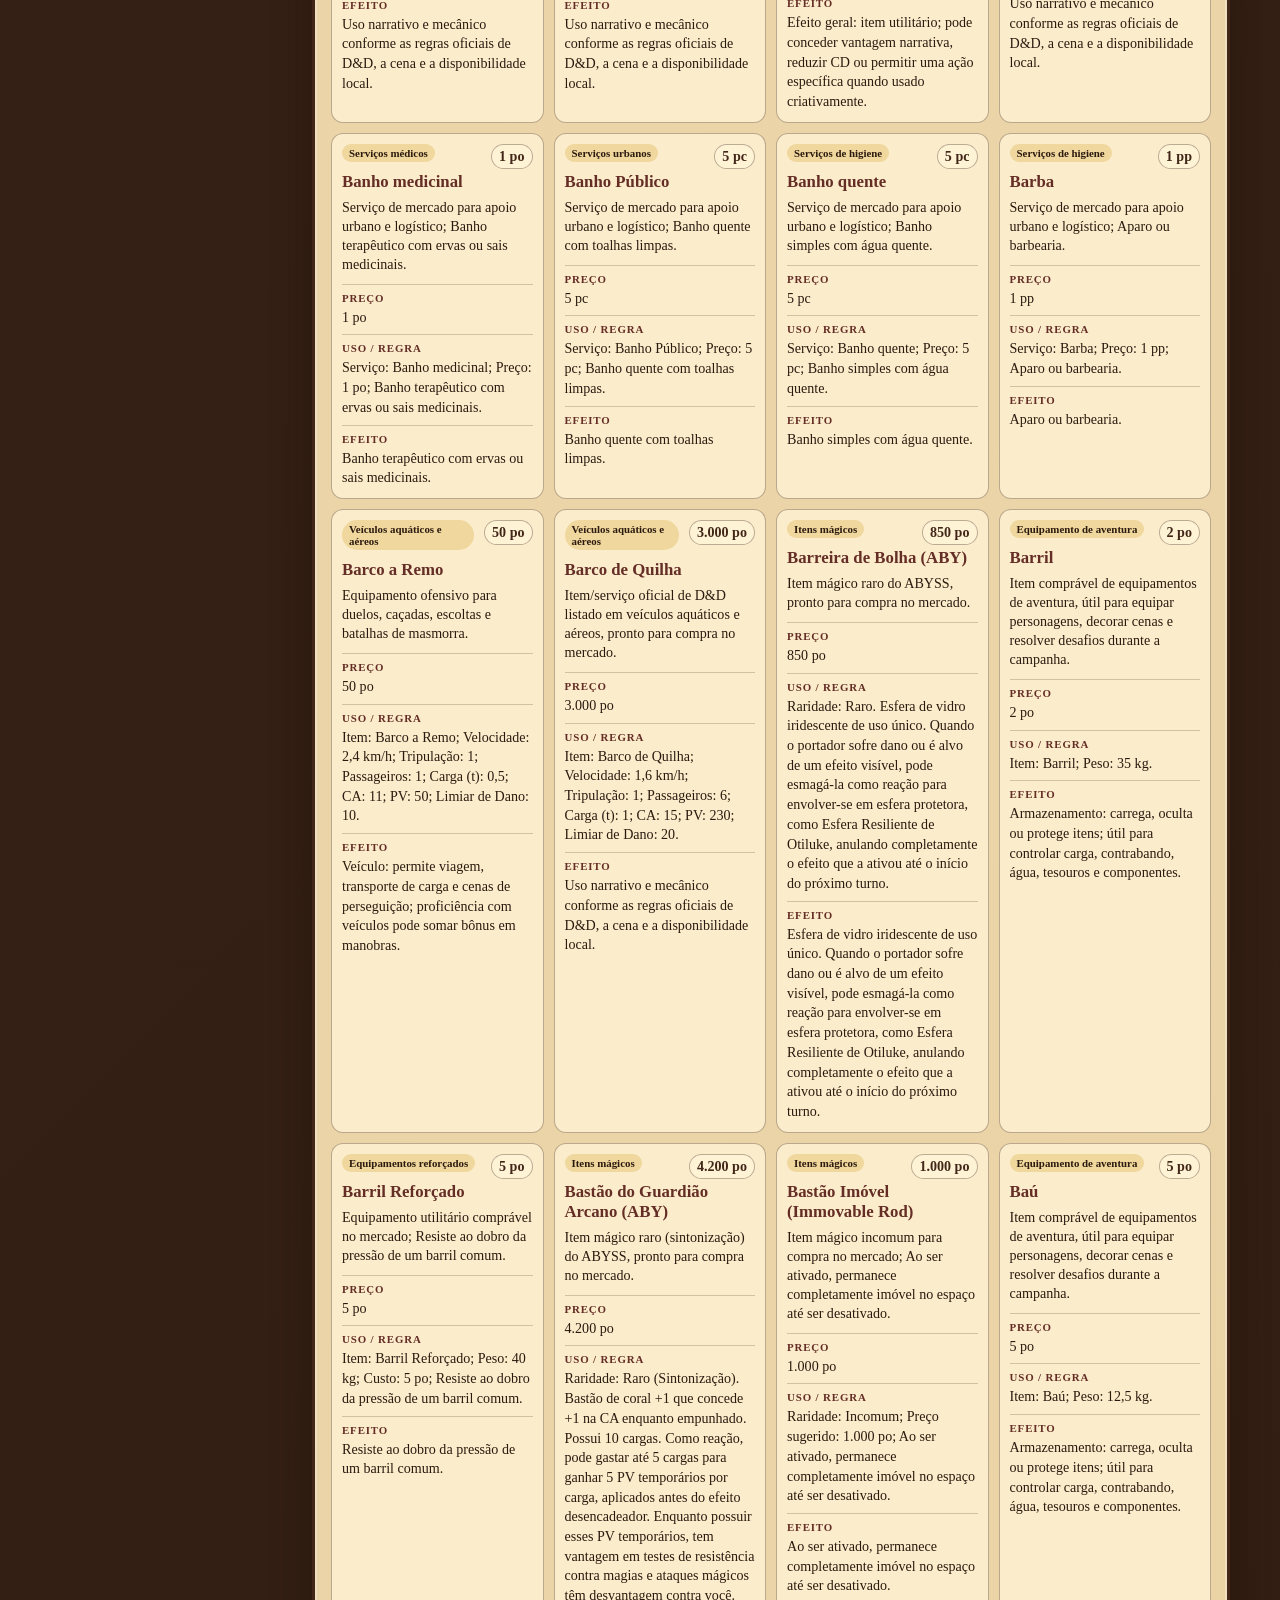
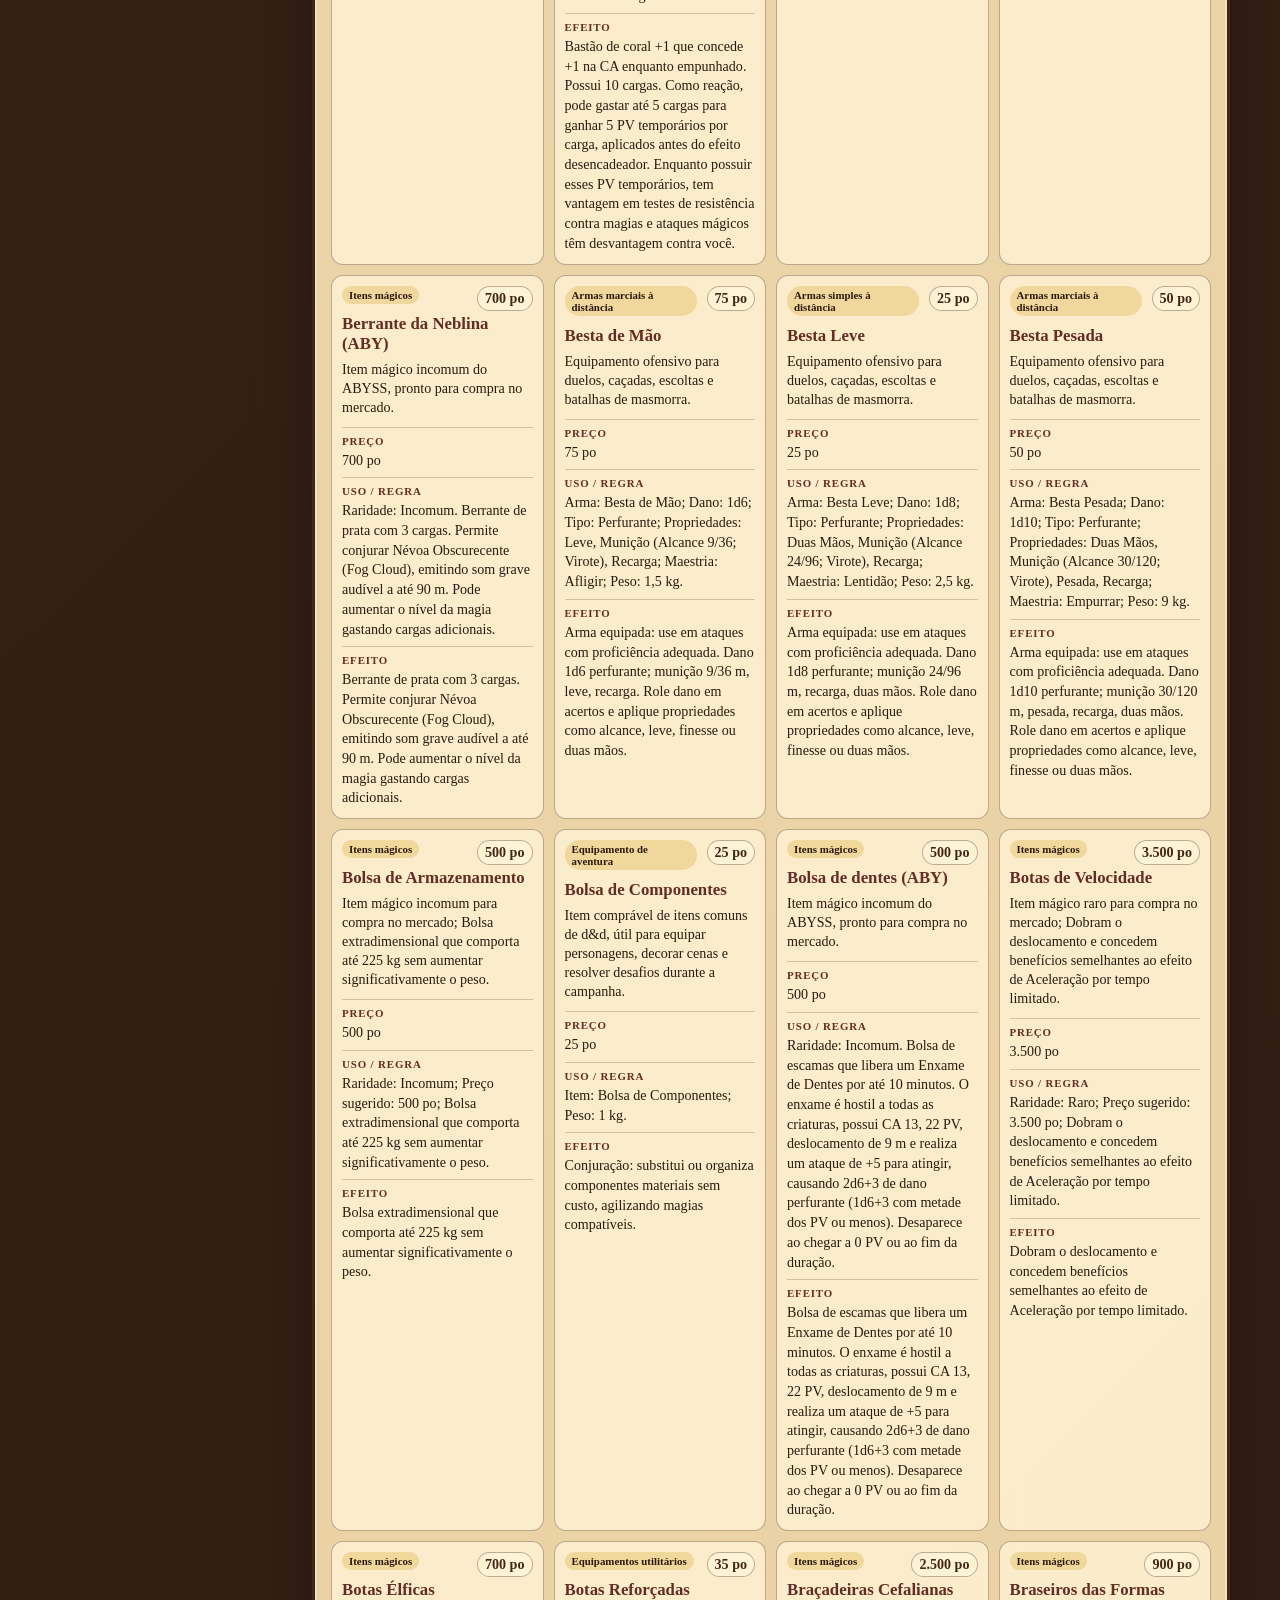
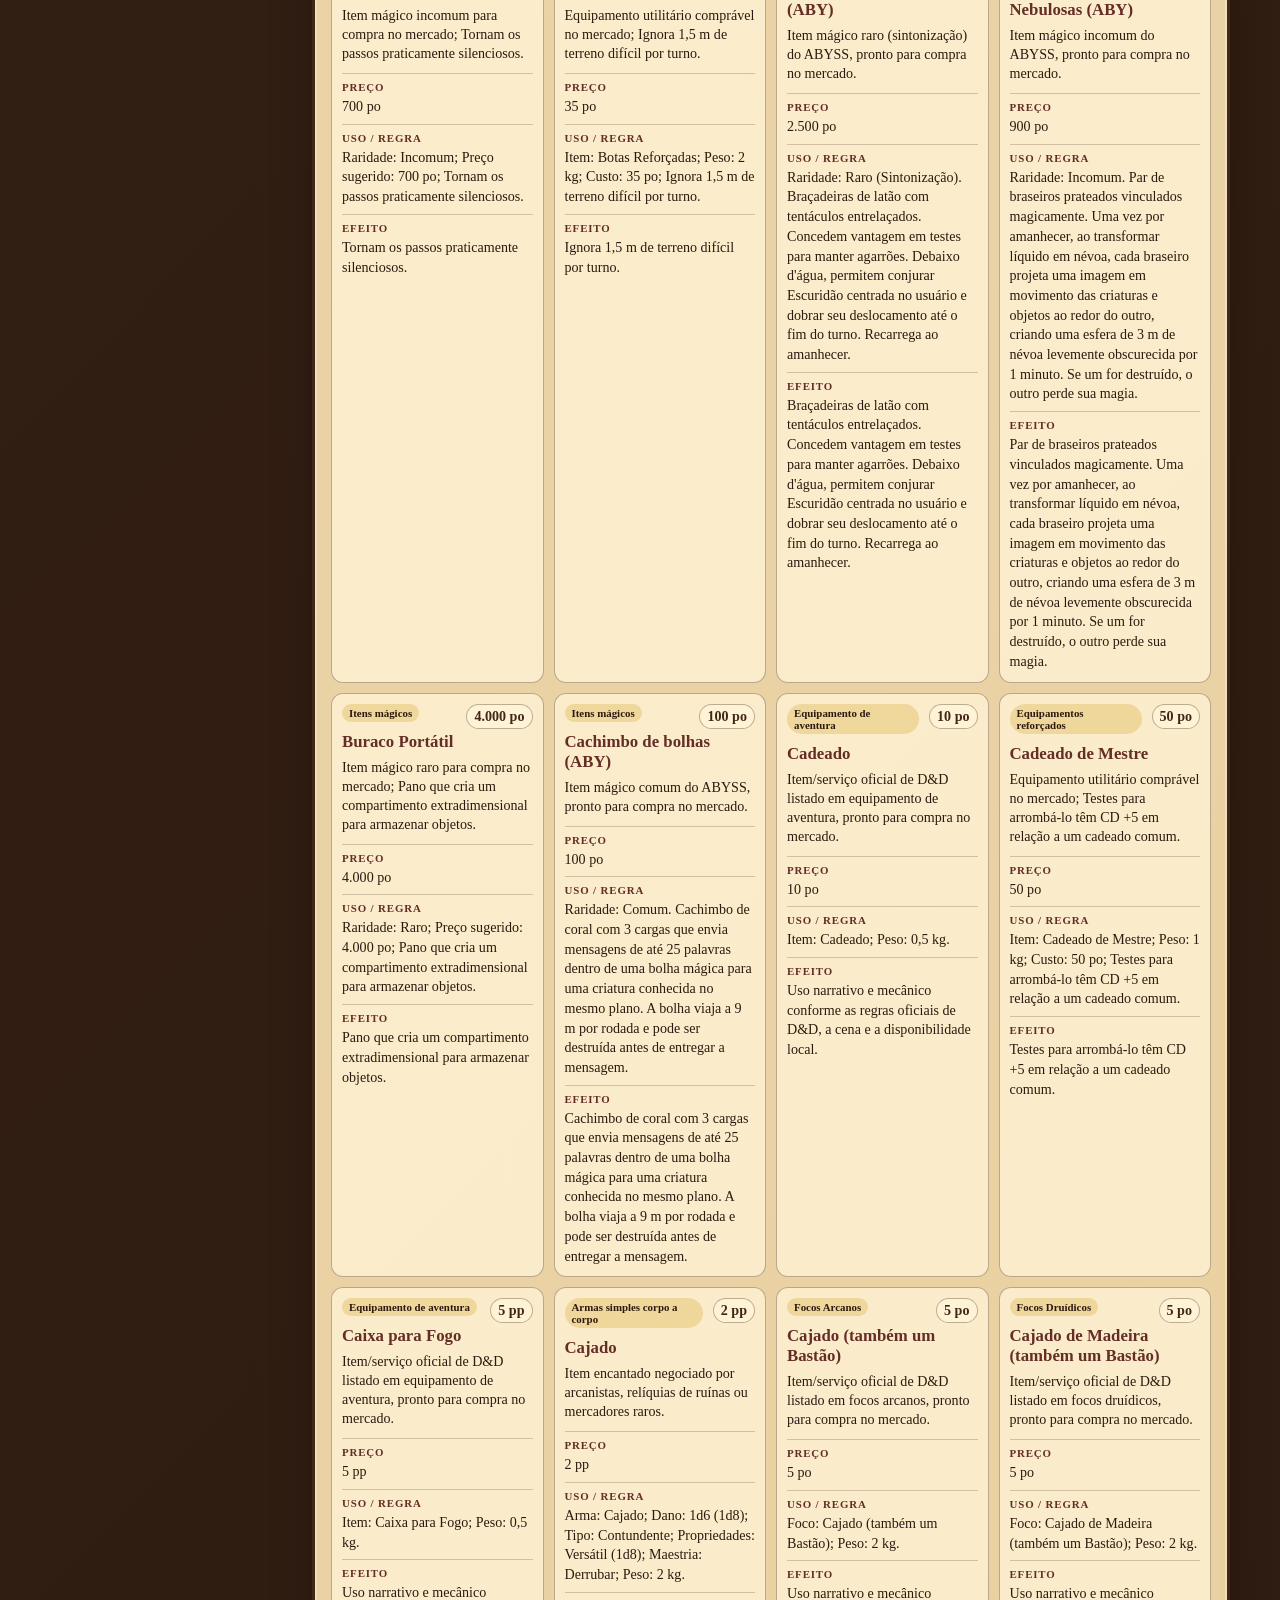
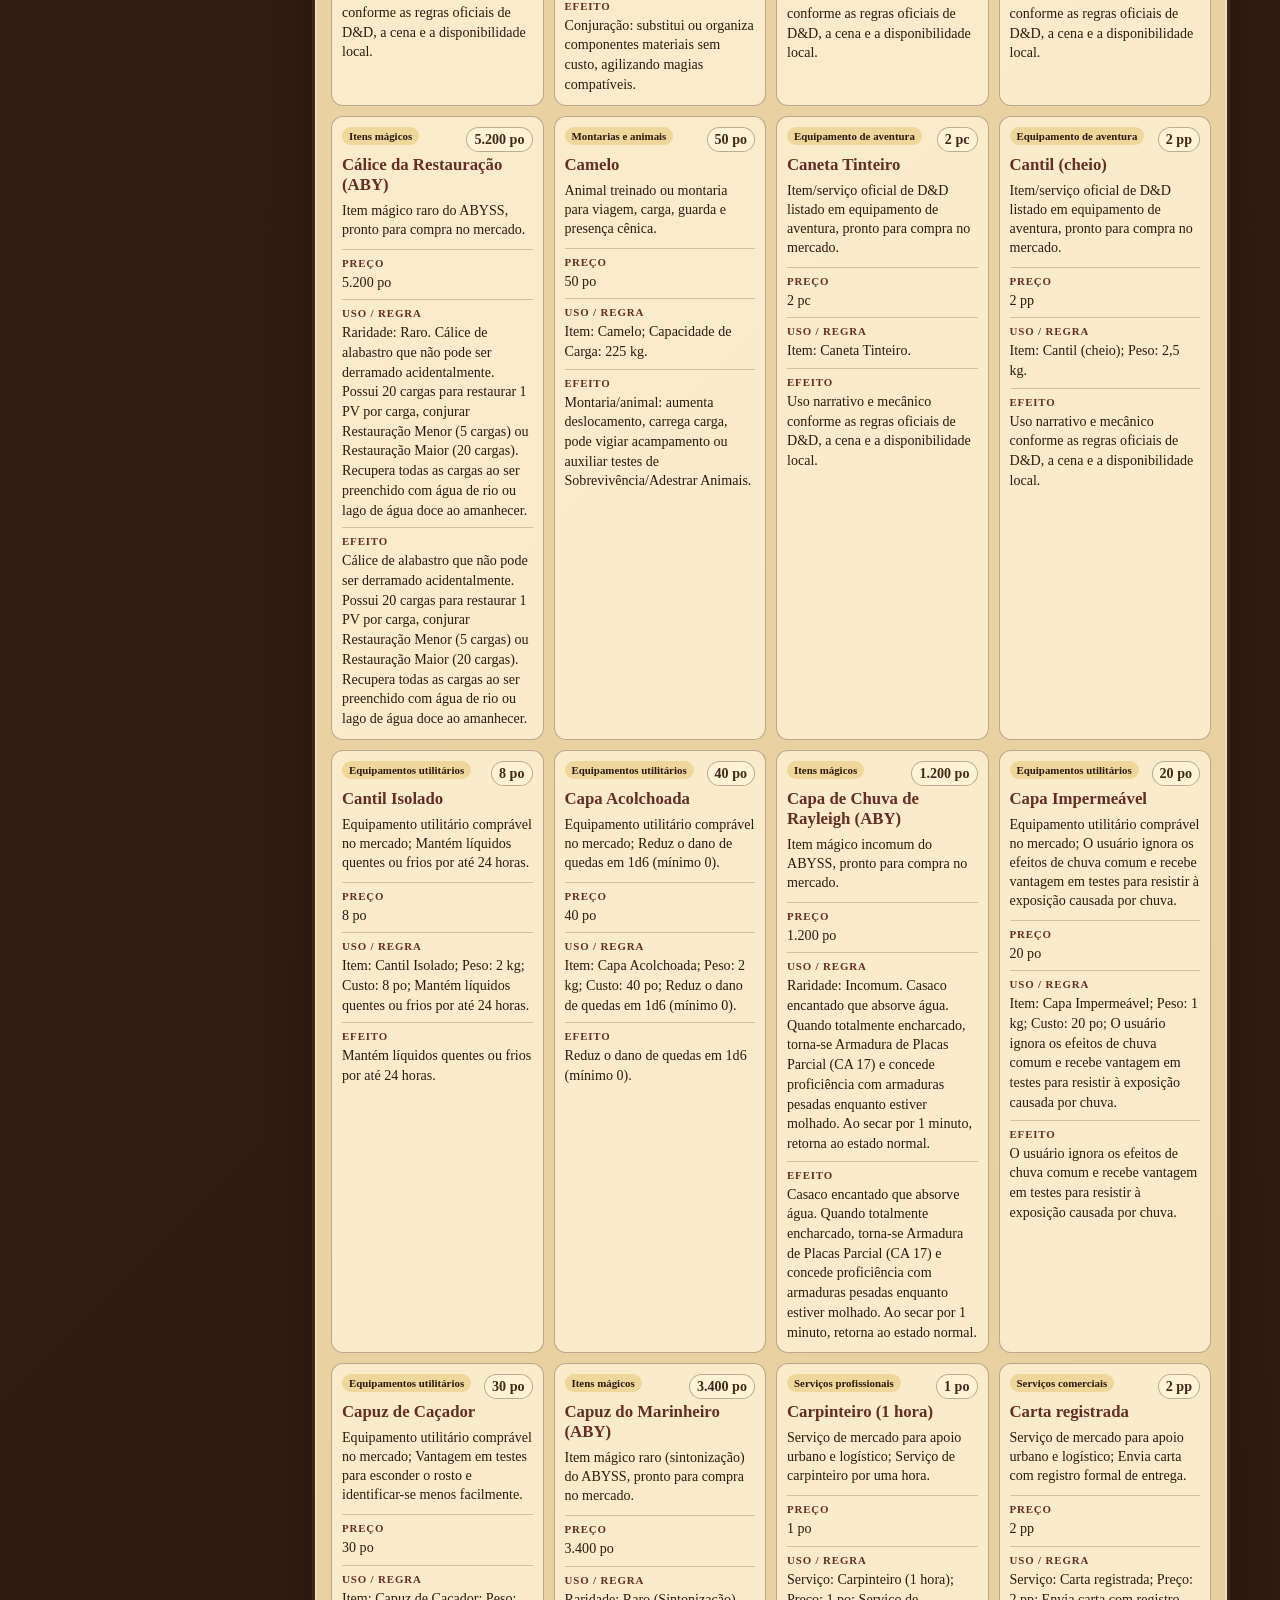
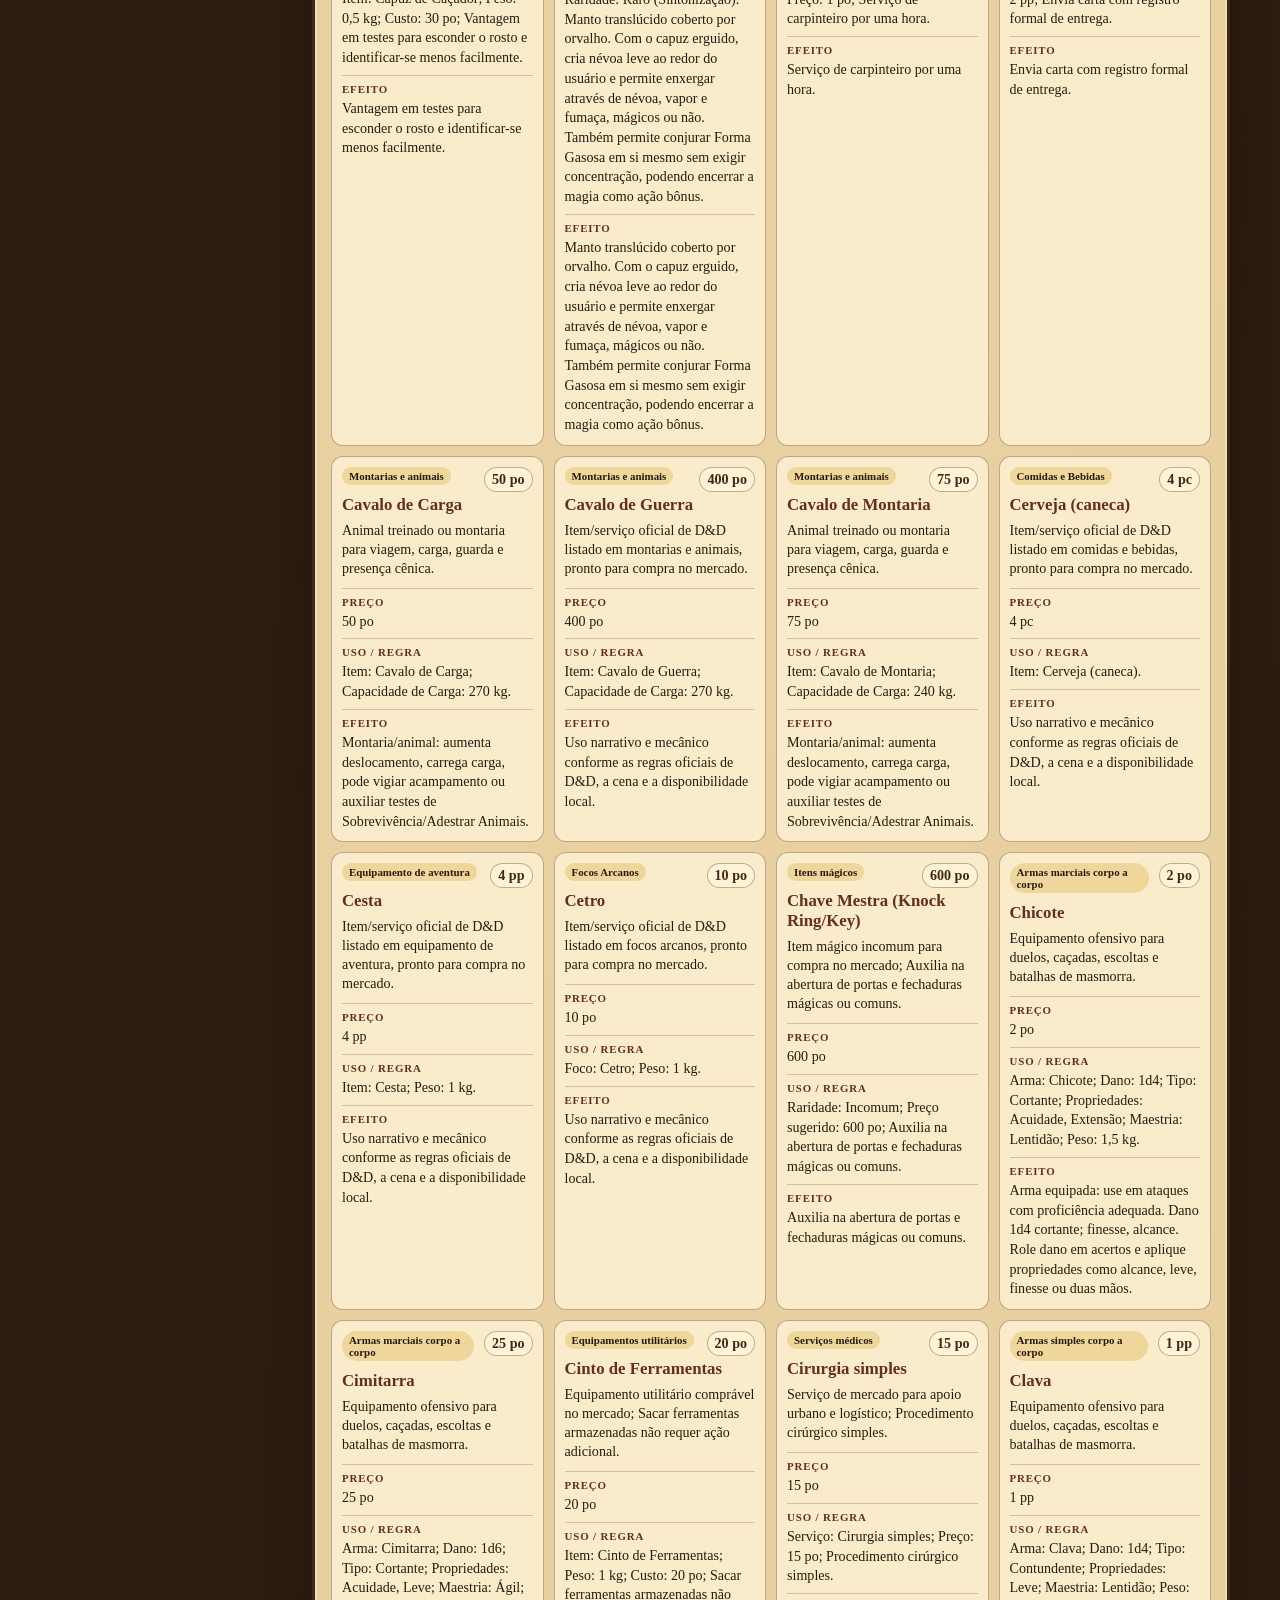
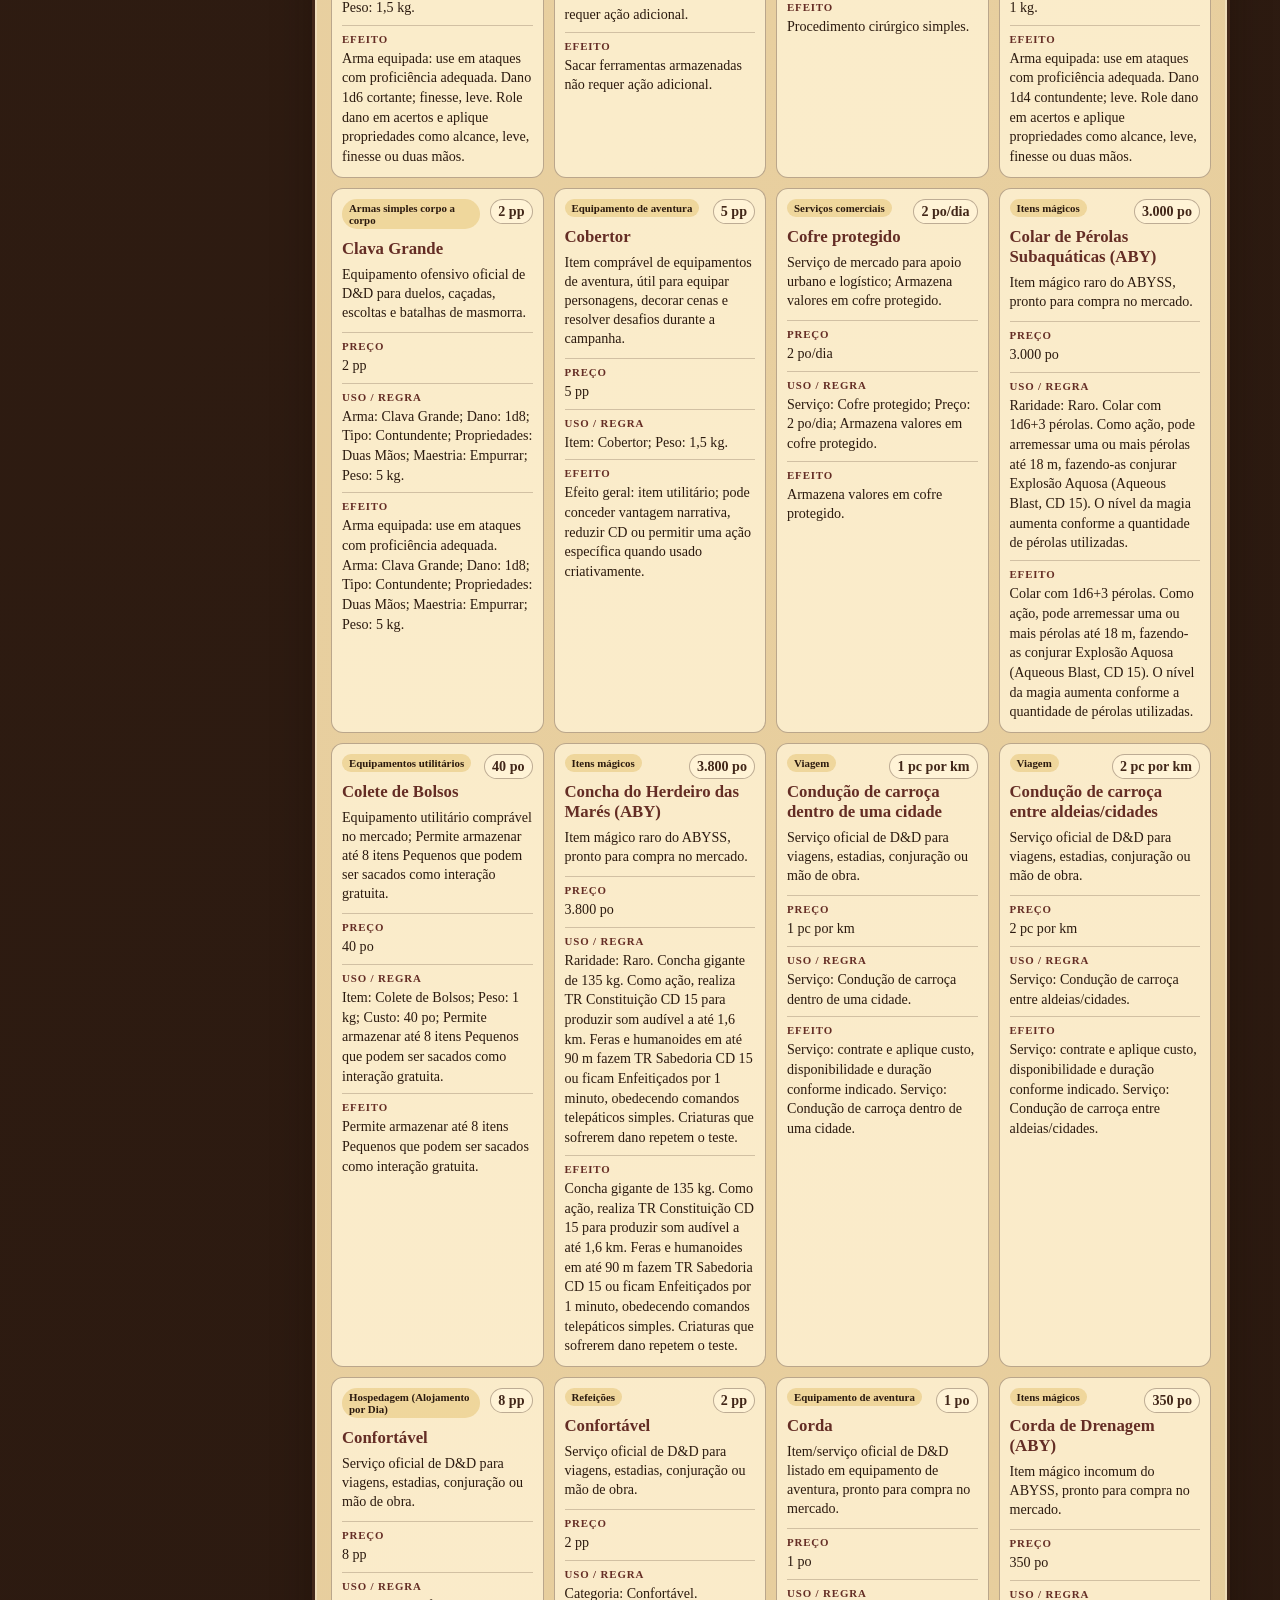
<file: shop.html>
<!DOCTYPE html>
<html lang="pt-BR">
<head>
  <meta charset="UTF-8">
  <meta name="viewport" content="width=device-width, initial-scale=1.0">
  <title>Mercado Medieval • RPG Tool Test</title>
  <link rel="stylesheet" href="shop.css">
</head>
<body>
  <div class="page-shell">
    <header class="hero panel">
      <a class="back-link" href="./index.html">← Voltar ao salão</a>
      <button id="shop-generator-open" class="generator-open" type="button">🎲 Sorteador</button>
      <p class="eyebrow">⚜ Catálogo do mercador ⚜</p>
      <h1>Mercado Medieval de Itens Compráveis</h1>
      <p class="hero-text">Armas, armaduras, poções, montarias, moradia, ferramentas e curiosidades para abastecer qualquer campanha de D&amp;D.</p>
      <div class="toolbar" role="search">
        <label for="item-search">Buscar no mercado</label>
        <input id="item-search" type="search" placeholder="Ex.: poção, espada, tenda, casa...">
      </div>
    </header>

    <main>
      <aside class="category-panel panel" aria-label="Categorias do mercado">
        <h2>Corredores</h2>
        <div id="category-list" class="category-list"></div>
      </aside>

      <section class="catalog panel" aria-live="polite">
        <div class="catalog-heading">
          <div>
            <p class="eyebrow">Inventário disponível</p>
            <h2 id="catalog-title">Todos os itens</h2>
          </div>
          <div class="catalog-actions">
            <label class="sort-control" for="sort-select">
              Ordenar por
              <select id="sort-select">
                <option value="name-asc">Nome A-Z</option>
                <option value="name-desc">Nome Z-A</option>
                <option value="price-asc">Preço menor</option>
                <option value="price-desc">Preço maior</option>
              </select>
            </label>
            <span id="item-count" class="item-count">0 itens</span>
            <button id="view-toggle" class="view-toggle" type="button" aria-pressed="false">☰ Modo lista</button>
          </div>
        </div>
        <div id="catalog-grid" class="catalog-grid"></div>
      </section>
    </main>
  </div>

  <div id="shop-generator-modal" class="modal-backdrop" hidden>
    <section class="generator-modal panel" role="dialog" aria-modal="true" aria-labelledby="generator-title">
      <div class="modal-heading">
        <div>
          <p class="eyebrow">Inventário aleatório</p>
          <h2 id="generator-title">Sorteador de loja</h2>
        </div>
        <button id="shop-generator-close" class="icon-button" type="button" aria-label="Fechar sorteador">×</button>
      </div>

      <form id="shop-generator-form" class="generator-form">
        <label>
          Fartura da loja
          <select id="shop-wealth">
            <option value="barraca">Barraca Humilde — 250 PO</option>
            <option value="pequena">Loja Pequena — 800 PO</option>
            <option value="modesta">Loja Modesta — 2.000 PO</option>
            <option value="comum" selected>Loja Comum — 6.000 PO</option>
            <option value="rica">Loja Rica — 20.000 PO</option>
            <option value="lendaria">Loja Lendária — 60.000 PO</option>
          </select>
        </label>
        <label>
          Tipo de Loja
          <select id="shop-type">
            <option value="equipamentos" selected>Equipamentos</option>
            <option value="armaria">Armaria</option>
            <option value="arcana">Arcana / Alquímica</option>
            <option value="servicos">Serviços e Estadia</option>
            <option value="geral">Mercado Geral</option>
          </select>
        </label>
        <label>
          Preço %%
          <select id="shop-price-modifier">
            <option value="-20">-20%</option>
            <option value="-10">-10%</option>
            <option value="0" selected>Preço base</option>
            <option value="10">+10%</option>
            <option value="20">+20%</option>
            <option value="50">+50%</option>
          </select>
        </label>
        <label class="sale-toggle">
          <input id="shop-sale" type="checkbox">
          SALE — 5% dos itens com desconto aleatório de até 40%
        </label>
        <button class="roll-button" type="submit">Sortear estoque</button>
      </form>

      <div id="shop-generator-summary" class="generator-summary">Configure a loja e clique em sortear.</div>
      <div id="shop-generator-results" class="generator-results" tabindex="0"></div>
      <div class="modal-footer">
        <button id="shop-generator-pdf" class="view-toggle" type="button" disabled>⬇ Baixar PDF</button>
      </div>
    </section>
  </div>

  <script src="shop.js"></script>
</body>
</html>
</file>
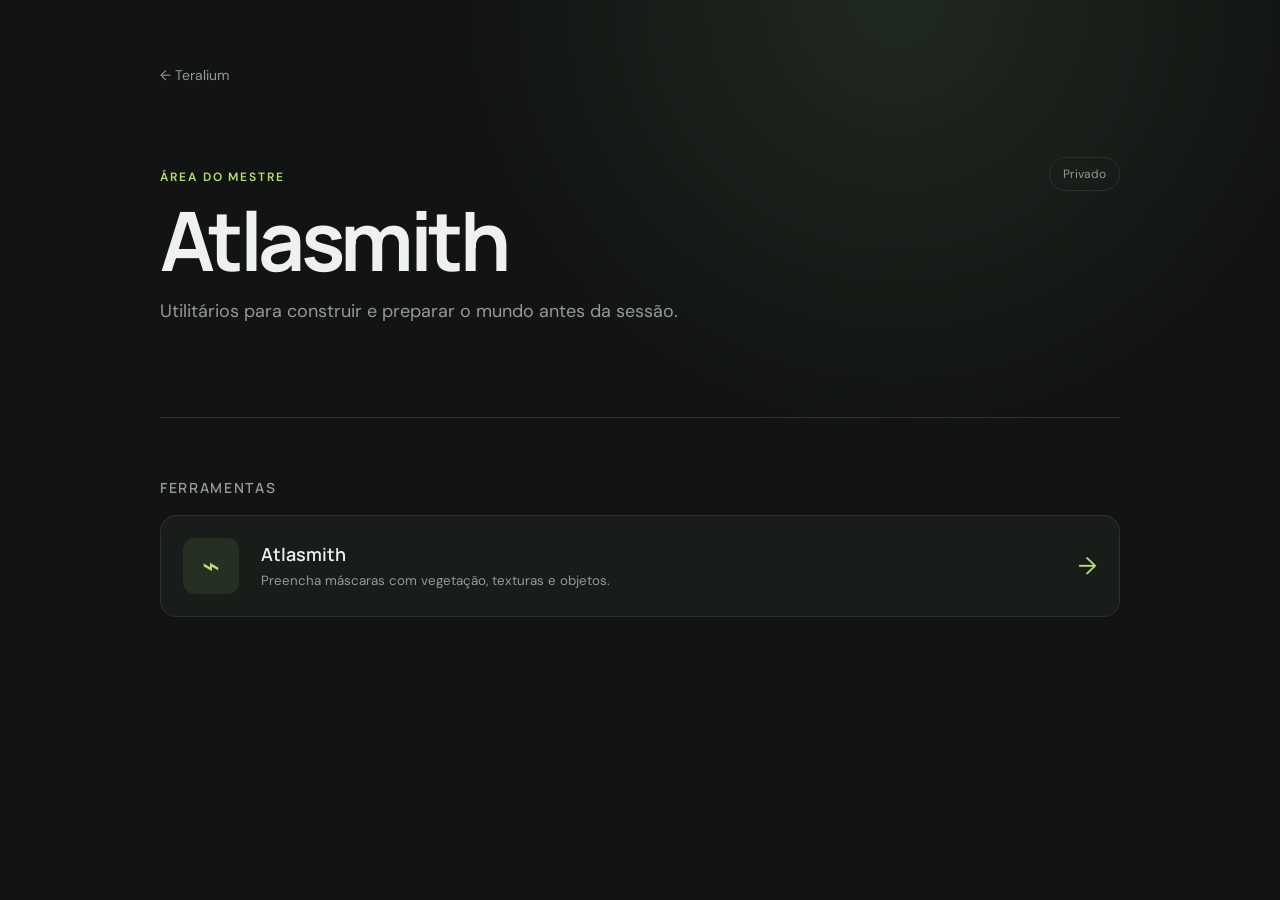
<file: Map Editor/admin-tools.html>
<!doctype html>
<html lang="pt-BR">
<head>
  <meta charset="utf-8">
  <meta name="viewport" content="width=device-width, initial-scale=1">
  <title>Atlasmith</title>
  <link rel="stylesheet" href="admin-tools.css">
</head>
<body>
  <main>
    <a class="eyebrow" href="../index.html">← Teralium</a>
    <header>
      <div>
        <p class="kicker">ÁREA DO MESTRE</p>
        <h1>Atlasmith</h1>
        <p class="intro">Utilitários para construir e preparar o mundo antes da sessão.</p>
      </div>
      <span class="lock">Privado</span>
    </header>
    <section aria-labelledby="tools-title">
      <h2 id="tools-title">Ferramentas</h2>
      <a class="tool-card" href="admin-map-editor.html">
        <span class="tool-icon">⌁</span>
        <span><strong>Atlasmith</strong><small>Preencha máscaras com vegetação, texturas e objetos.</small></span>
        <span class="arrow">→</span>
      </a>
    </section>
  </main>
</body>
</html>
</file>
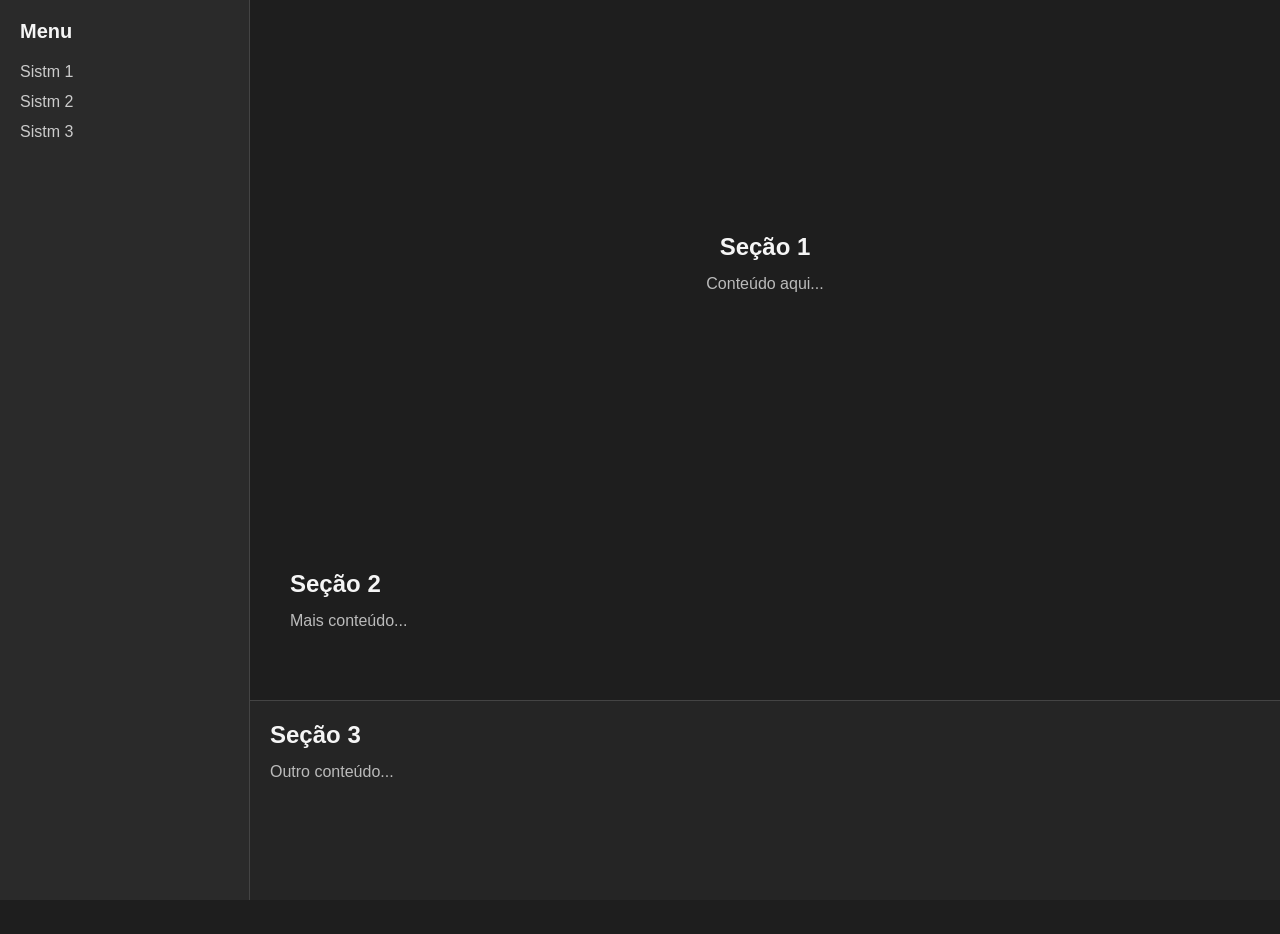
<file: template/template.html>
<!DOCTYPE html>
<html lang="pt-BR">
<head>
  <meta charset="UTF-8">
  <title>RPG Test</title>
  <link rel="stylesheet" href="template_css.css">
</head>

<body>
  <div class="container">

    <aside class="sidebar">
      <h2>Menu</h2>
      <ul class="menu">
        <li><a href="#sec1">Sistm 1</a></li>
        <li><a href="#sec2">Sistm 2</a></li>
        <li><a href="#sec3">Sistm 3</a></li>
      </ul>
    </aside>

    <main class="content">
      <section id="sec1" class="section">
        <h1>Seção 1</h1>
        <p>Conteúdo aqui...</p>
      </section>

      <section id="sec2" class="section">
        <h1>Seção 2</h1>
        <p>Mais conteúdo...</p>
      </section>

      <section id="sec3" class="section">
        <h1>Seção 3</h1>
        <p>Outro conteúdo...</p>
      </section>
    </main>

  </div>
</body>
</file>
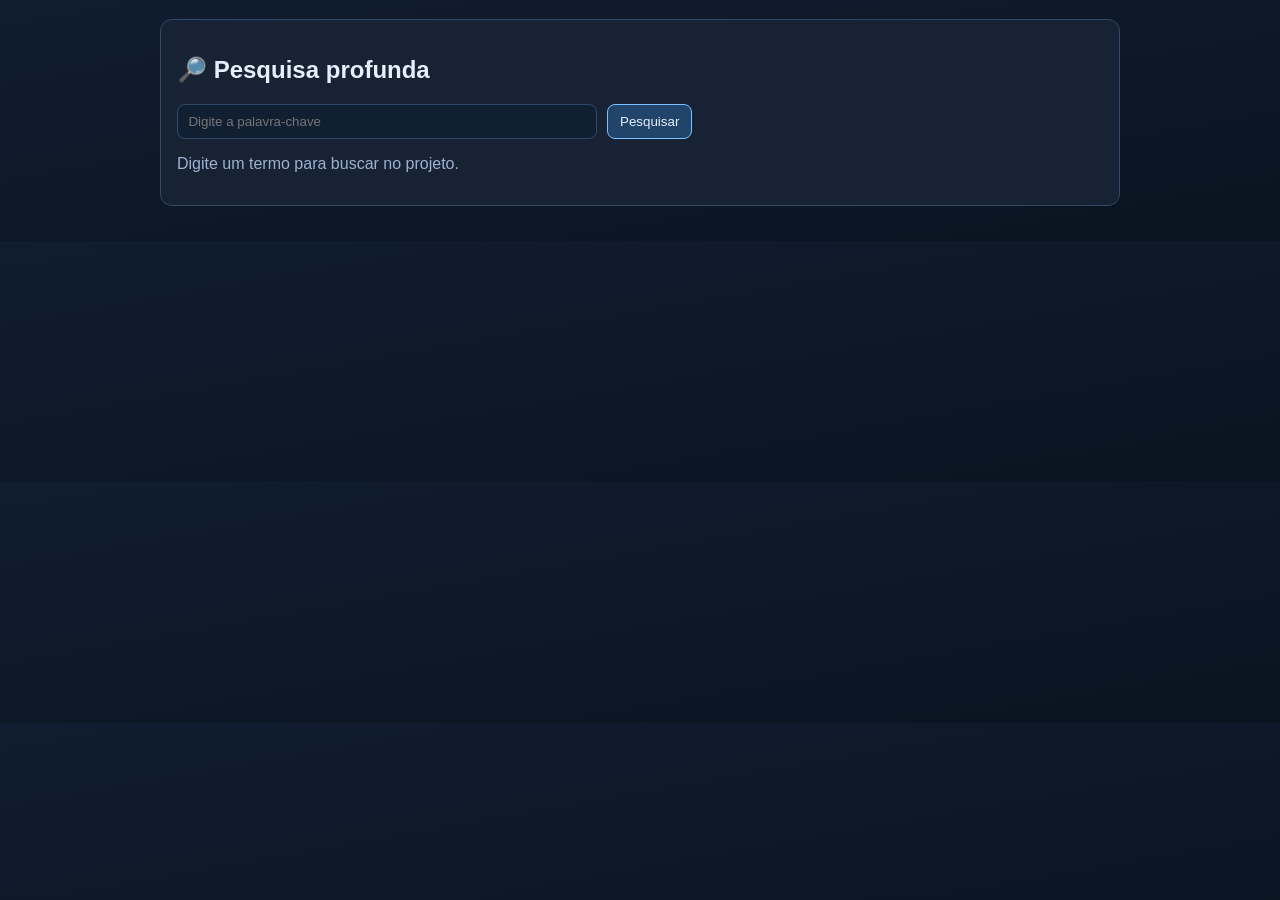
<file: Text Editor/search-results.html>
<!doctype html>
<html lang="pt-BR">
<head>
  <meta charset="UTF-8" />
  <meta name="viewport" content="width=device-width, initial-scale=1.0" />
  <title>NoteKeeper • Resultados da pesquisa</title>
  <style>
    :root {
      color-scheme: dark;
      --bg: #0f1726;
      --panel: #182235;
      --line: #304969;
      --text: #e6efff;
      --muted: #9db2cf;
      --accent: #7cc0ff;
    }
    body { margin: 0; font-family: Roboto, Arial, sans-serif; background: linear-gradient(170deg, #101d30 0%, #0a1320 100%); color: var(--text); }
    main { max-width: 960px; margin: 0 auto; padding: 1.2rem; }
    .search-head { background: var(--panel); border: 1px solid var(--line); border-radius: 12px; padding: 1rem; position: sticky; top: 10px; }
    #query-input { width: min(100%, 420px); background: #111f33; border: 1px solid var(--line); border-radius: 8px; color: var(--text); padding: 0.55rem 0.65rem; }
    #search-btn { margin-left: 0.35rem; border: 1px solid var(--accent); border-radius: 8px; background: #20446a; color: var(--text); padding: 0.55rem 0.75rem; cursor: pointer; }
    #results { margin-top: 1rem; display: grid; gap: 0.7rem; }
    .result-card { background: var(--panel); border: 1px solid var(--line); border-radius: 12px; padding: 0.85rem; }
    .result-title { font-size: 1rem; font-weight: 700; color: var(--accent); text-decoration: none; }
    .result-title:hover { text-decoration: underline; }
    .result-snippet { margin-top: 0.35rem; color: var(--muted); line-height: 1.4; }
    mark { background: #ffc46b; color: #2e1a00; border-radius: 4px; padding: 0 2px; }
    .empty { color: var(--muted); }
  </style>
</head>
<body>
  <main>
    <section class="search-head">
      <h1>🔎 Pesquisa profunda</h1>
      <input id="query-input" type="search" placeholder="Digite a palavra-chave" />
      <button id="search-btn" type="button">Pesquisar</button>
      <p id="count" class="empty"></p>
    </section>
    <section id="results"></section>
  </main>

  <script>
    const STORAGE_KEY = 'notekeeper-data-v6';
    const LEGACY_STORAGE_KEYS = ['notekeeper-data-v5'];
    const queryInput = document.getElementById('query-input');
    const searchBtn = document.getElementById('search-btn');
    const resultsWrap = document.getElementById('results');
    const countLabel = document.getElementById('count');

    const state = loadState();
    const params = new URLSearchParams(window.location.search);
    queryInput.value = params.get('q') || '';
    renderResults(queryInput.value.trim());

    searchBtn.addEventListener('click', () => runSearchFromInput());
    queryInput.addEventListener('keydown', (event) => {
      if (event.key !== 'Enter') return;
      event.preventDefault();
      runSearchFromInput();
    });

    function runSearchFromInput() {
      const term = queryInput.value.trim();
      const next = new URLSearchParams(window.location.search);
      if (term) next.set('q', term);
      else next.delete('q');
      window.history.replaceState({}, '', `${window.location.pathname}?${next.toString()}`);
      renderResults(term);
    }

    function renderResults(term) {
      resultsWrap.innerHTML = '';
      if (!term) {
        countLabel.textContent = 'Digite um termo para buscar no projeto.';
        return;
      }

      const matches = collectMatches(term, state.pages || []);
      countLabel.textContent = `${matches.length} resultado(s) para "${term}"`;

      if (!matches.length) {
        const empty = document.createElement('p');
        empty.className = 'empty';
        empty.textContent = 'Nenhum trecho encontrado.';
        resultsWrap.appendChild(empty);
        return;
      }

      matches.forEach((item) => {
        const card = document.createElement('article');
        card.className = 'result-card';
        const title = document.createElement('a');
        title.className = 'result-title';
        title.textContent = item.title;
        title.href = `index.html?page=${encodeURIComponent(item.pageId)}&term=${encodeURIComponent(term)}&hit=${item.hitIndex}`;

        const snippet = document.createElement('p');
        snippet.className = 'result-snippet';
        snippet.innerHTML = emphasize(item.snippet, term);

        card.append(title, snippet);
        resultsWrap.appendChild(card);
      });
    }

    function collectMatches(term, pages) {
      const lower = term.toLowerCase();
      const matches = [];

      pages.forEach((page) => {
        const plain = String(page.plainText || '').replace(/\s+/g, ' ').trim();
        if (!plain) return;

        let cursor = 0;
        let localHit = 0;
        while (matches.length < 200) {
          const index = plain.toLowerCase().indexOf(lower, cursor);
          if (index === -1) break;

          const start = Math.max(0, index - 75);
          const end = Math.min(plain.length, index + lower.length + 90);
          const prefix = start > 0 ? '…' : '';
          const suffix = end < plain.length ? '…' : '';
          const snippet = `${prefix}${plain.slice(start, end)}${suffix}`;

          matches.push({
            pageId: page.id,
            title: page.title || 'Sem título',
            hitIndex: localHit,
            snippet
          });

          localHit += 1;
          cursor = index + lower.length;
        }

        if ((page.title || '').toLowerCase().includes(lower) && !matches.some((m) => m.pageId === page.id)) {
          matches.unshift({
            pageId: page.id,
            title: page.title || 'Sem título',
            hitIndex: 0,
            snippet: `Título contém "${term}".`
          });
        }
      });

      return matches;
    }

    function emphasize(text, term) {
      const escaped = term.replace(/[.*+?^${}()|[\]\\]/g, '\\$&');
      return text.replace(new RegExp(`(${escaped})`, 'gi'), '<mark>$1</mark>');
    }

    function loadState() {
      try {
        const raw = localStorage.getItem(STORAGE_KEY);
        if (raw) return JSON.parse(raw);
        for (const key of LEGACY_STORAGE_KEYS) {
          const legacy = localStorage.getItem(key);
          if (legacy) return JSON.parse(legacy);
        }
      } catch (_error) {
      }
      return { pages: [] };
    }
  </script>
</body>
</html>
</file>
<file: index.css>
body {
  min-height: 100vh;
  font-family: Georgia, 'Times New Roman', serif;
  background:
    radial-gradient(circle at top, rgba(209, 138, 46, 0.22), transparent 30rem),
    linear-gradient(135deg, #352014 0%, #25150d 55%, #160d08 100%);
  color: #f7e3b2;
  text-align: center;
  margin: 0;
  padding: 100px 20px 40px;
}

h1 {
  margin: 0 0 10px;
  font-size: clamp(2.4rem, 6vw, 5rem);
  text-shadow: 0 4px 0 #2a180f, 0 0 24px rgba(209, 138, 46, .35);
}

.subtitle {
  max-width: 620px;
  margin: 0 auto 24px;
  font-size: 1.2rem;
  color: #ecd09a;
}

#result {
  display: inline-block;
  min-width: 240px;
  margin: 0 0 18px;
  padding: 14px 18px;
  border: 2px solid #8a5a2b;
  border-radius: 14px;
  background: rgba(43, 26, 15, .78);
}

button,
.map-link {
  padding: 12px 22px;
  font-size: 18px;
  font-family: Georgia, 'Times New Roman', serif;
  font-weight: 700;
  cursor: pointer;
  border: 2px solid #d7a84a;
  border-radius: 999px;
  text-decoration: none;
  display: inline-block;
  margin: 6px;
  box-shadow: 0 8px 18px rgba(0, 0, 0, .28);
}

button {
  background: linear-gradient(#f2d089, #c58a32);
  color: #2a180f;
}

.map-link {
  background: linear-gradient(#6f4426, #3b2114);
  color: #fff2cf;
}

.map-link-editor {
  background: linear-gradient(#9b5f2b, #5d321b);
}

.map-link-market {
  background: linear-gradient(#7c2f28, #461913);
}
</file>
<file: admin-map-editor.css>
@import url('https://fonts.googleapis.com/css2?family=DM+Sans:wght@400;500;600&family=Manrope:wght@600;700&display=swap');

:root { color-scheme: dark; --top: 58px; --left: 250px; --right: 320px; --bg: #101311; --panel: #171a18; --line: #2b302c; --text: #edf0ed; --muted: #8c958e; --accent: #b7df72; }
* { box-sizing: border-box; }
[hidden] { display: none !important; }
html, body { height: 100%; overflow: hidden; }
body { margin: 0; background: var(--bg); color: var(--text); font: 14px 'DM Sans', sans-serif; }
button, input { font: inherit; }

.topbar { position: fixed; z-index: 20; inset: 0 0 auto; height: var(--top); display: grid; grid-template-columns: 36px 1fr repeat(6, auto); align-items: center; gap: 8px; padding: 0 16px; border-bottom: 1px solid var(--line); background: #151815; }
.topbar a { color: var(--muted); text-decoration: none; font-size: 20px; }
.topbar strong { font: 600 14px 'Manrope'; }
.topbar span { color: var(--muted); font-size: 12px; }
.topbar button, .inspector-footer button { border: 0; background: var(--accent); color: #17200d; border-radius: 8px; padding: 9px 15px; font-weight: 600; cursor: pointer; }
.topbar .secondary-action { border: 1px solid #363d37; background: #202521; color: var(--text); }
.topbar .icon-action { width: 36px; padding-inline: 0; font-size: 16px; }
.sidebar { position: fixed; z-index: 10; top: var(--top); bottom: 0; background: var(--panel); overflow-y: auto; scrollbar-width: thin; scrollbar-color: #3c433d transparent; }
.panel-label { margin: 0; font-size: 10px; letter-spacing: .16em; color: #737b75; font-weight: 600; }

.left-panel { left: 0; width: var(--left); padding: 22px 14px; border-right: 1px solid var(--line); }
.layers-heading { display: flex; align-items: center; justify-content: space-between; padding: 0 8px 14px; }
.layers-heading button { width: 27px; height: 27px; padding: 0; border: 1px solid #394039; border-radius: 7px; background: #222723; color: var(--accent); cursor: pointer; }
.add-layer-menu { display: grid; grid-template-columns: 1fr 1fr; gap: 6px; margin: -5px 0 10px; padding: 8px; border: 1px solid var(--line); border-radius: 9px; background: #111512; }
.add-layer-menu[hidden] { display: none; }
.add-layer-menu button { display: grid; place-items: center; gap: 4px; padding: 9px 4px; border: 1px solid #343b35; border-radius: 7px; background: #202521; color: var(--text); font-size: 10px; cursor: pointer; }
.add-layer-menu button:hover { border-color: var(--accent); }
.add-layer-menu span { color: var(--accent); font-size: 17px; }
.layer-list { display: grid; gap: 7px; }
.region-layer-group { display: grid; gap: 5px; padding: 6px; border: 1px solid #303831; border-radius: 9px; background: #121613; }
.region-layer-group > p { margin: 2px 5px 4px; color: #79827b; font-size: 9px; font-weight: 600; letter-spacing: .1em; text-transform: uppercase; }
.layer-card { display: grid; grid-template-columns: 30px 1fr auto; gap: 9px; align-items: center; width: 100%; padding: 10px; text-align: left; color: var(--text); border: 1px solid transparent; border-radius: 9px; background: transparent; cursor: pointer; }
.layer-card.active { border-color: #3d4937; background: #242a24; }
.layer-card .layer-icon { display: grid; place-items: center; width: 30px; height: 30px; border-radius: 7px; background: #30392c; color: var(--accent); font-size: 17px; }
.layer-card b, .layer-card small { display: block; overflow: hidden; text-overflow: ellipsis; white-space: nowrap; }
.layer-card b { font-size: 12px; }
.layer-card small { margin-top: 3px; color: var(--muted); font-size: 9px; text-transform: uppercase; letter-spacing: .08em; }
.visibility { padding: 5px; color: var(--muted); font-size: 12px; }
.layer-card.is-hidden { opacity: .48; }
.layer-card.dragging { opacity: .25; }
.layer-card.drag-over { box-shadow: inset 0 2px var(--accent); }
.coming-types { margin: 22px 8px 0; padding-top: 16px; border-top: 1px solid var(--line); }
.coming-types p { margin: 0 0 10px; color: #626a64; font-size: 9px; letter-spacing: .12em; }
.coming-types span { display: inline-block; margin: 0 4px 5px 0; padding: 4px 7px; border: 1px solid #2f3530; border-radius: 99px; color: #687069; font-size: 9px; }
.help { position: absolute; bottom: 22px; margin-right: 14px; padding: 18px 8px 0; border-top: 1px solid var(--line); color: var(--muted); font-size: 12px; line-height: 1.5; }
.help b { color: var(--text); }

#viewport { position: fixed; inset: var(--top) var(--right) 0 var(--left); overflow: hidden; background-color: #0c0f0d; background-image: linear-gradient(#171b18 1px, transparent 1px), linear-gradient(90deg, #171b18 1px, transparent 1px); background-size: 24px 24px; cursor: grab; }
#viewport.dragging { cursor: grabbing; }
#stage { position: absolute; display: none; transform-origin: 0 0; box-shadow: 0 18px 70px #000; }
canvas { display: block; background: transparent; image-rendering: pixelated; image-rendering: crisp-edges; }
#maskEditCanvas { position: absolute; inset: 0; display: none; cursor: crosshair; touch-action: none; }
.brush-cursor { position: absolute; z-index: 3; display: none; width: 60px; height: 60px; border: 2px solid #fff; border-radius: 50%; box-shadow: 0 0 0 1px #000, inset 0 0 0 1px #000; transform: translate(-50%, -50%); pointer-events: none; }
.empty-state { position: absolute; inset: 0; display: grid; place-content: center; justify-items: center; pointer-events: none; color: var(--muted); }
.empty-state span { display: grid; place-items: center; width: 64px; height: 64px; border: 1px solid #303630; border-radius: 18px; background: #171b18; color: var(--accent); font-size: 32px; }
.empty-state b { margin-top: 18px; color: var(--text); font: 600 16px 'Manrope'; }
.empty-state small { margin-top: 7px; }
.zoom-controls { position: absolute; left: 50%; bottom: 20px; transform: translateX(-50%); display: flex; align-items: center; padding: 4px; border: 1px solid var(--line); border-radius: 10px; background: #191d1a; box-shadow: 0 5px 25px #0008; }
.zoom-controls button { height: 30px; padding: 0 10px; border: 0; background: transparent; color: var(--text); cursor: pointer; }
.zoom-controls output { min-width: 48px; text-align: center; color: var(--muted); font-size: 11px; border-inline: 1px solid var(--line); }

.inspector { right: 0; width: var(--right); padding-bottom: 116px; border-left: 1px solid var(--line); }
.inspector-head { min-height: 82px; padding: 18px 20px; display: flex; align-items: center; justify-content: space-between; border-bottom: 1px solid var(--line); }
.inspector-head input { display: block; width: 180px; margin-top: 6px; padding: 0; border: 0; outline: 0; background: transparent; color: var(--text); font: 600 17px 'Manrope'; }
.type-badge { padding: 4px 8px; border-radius: 99px; background: #2b3527; color: var(--accent); font-size: 9px; text-transform: uppercase; letter-spacing: .08em; }
.inspector section { padding: 18px 20px; border-bottom: 1px solid var(--line); }
.upload { height: 104px; border: 1px dashed #414941; border-radius: 10px; display: flex; flex-direction: column; align-items: center; justify-content: center; cursor: pointer; background: #1b1f1c; }
.upload:hover { border-color: var(--accent); }
.upload span { color: var(--accent); font-size: 20px; }
.upload b { margin-top: 5px; font-size: 12px; }
.upload small, .filename { margin-top: 4px; color: var(--muted); font-size: 10px; }
.filename { margin-bottom: 0; text-align: center; white-space: nowrap; overflow: hidden; text-overflow: ellipsis; }
.section-title { display: flex; justify-content: space-between; margin-bottom: 12px; }
.section-title span { padding: 2px 7px; border-radius: 10px; background: #242925; color: var(--muted); font-size: 10px; }
.asset-upload { display: block; width: 100%; padding: 8px; text-align: center; border: 1px solid #383f39; border-radius: 7px; background: transparent; color: var(--accent); font-size: 11px; cursor: pointer; }
.asset-grid { display: grid; grid-template-columns: repeat(3, 1fr); gap: 7px; margin-top: 10px; }
.asset-grid p { grid-column: 1 / -1; color: var(--muted); font-size: 10px; line-height: 1.4; }
.asset { position: relative; aspect-ratio: 1; overflow: hidden; border-radius: 7px; background: #242925; }
.asset img { width: 100%; height: 100%; object-fit: contain; }
.asset button { position: absolute; right: 2px; top: 2px; width: 18px; height: 18px; padding: 0; border: 0; border-radius: 50%; background: #111b; color: white; cursor: pointer; }
.fields { display: grid; gap: 18px; }
.fields > label, .range-field { font-size: 11px; }
.fields output { float: right; color: var(--muted); }
.value-input { float: right; width: 66px; margin: -4px 0 0; padding: 4px 5px; text-align: right; border: 1px solid #333b34; border-radius: 5px; background: #111512; color: var(--muted); font-size: 10px; }
.value-input:focus { border-color: var(--accent); color: var(--text); outline: 0; }
input[type='range'] { appearance: none; display: block; width: 100%; height: 5px; margin: 13px 0 3px; border-radius: 99px; outline: none; background: linear-gradient(90deg, var(--accent), #536247); accent-color: var(--accent); cursor: pointer; }
input[type='range']::-webkit-slider-thumb { appearance: none; width: 15px; height: 15px; border: 3px solid #20261f; border-radius: 50%; background: var(--accent); box-shadow: 0 0 0 1px #7f9b51, 0 2px 6px #0009; }
input[type='range']::-moz-range-thumb { width: 11px; height: 11px; border: 3px solid #20261f; border-radius: 50%; background: var(--accent); box-shadow: 0 0 0 1px #7f9b51, 0 2px 6px #0009; }
.check-row { display: flex; align-items: center; gap: 6px; }
.check-row input { accent-color: var(--accent); }
.range-field > div { margin-bottom: 6px; }
.range-field label { display: grid; grid-template-columns: 26px 1fr; align-items: center; }
.range-field label input { margin: 5px 0; }
.range-field small { color: var(--muted); font-size: 9px; }
.seed-row { display: grid; grid-template-columns: 1fr 34px; gap: 5px; margin-top: 8px; }
.seed-row input { min-width: 0; padding: 8px; border: 1px solid #363d37; border-radius: 7px; background: #101311; color: var(--text); }
.seed-row button { border: 1px solid #363d37; border-radius: 7px; background: #242925; color: var(--accent); cursor: pointer; }
.options { display: grid; gap: 12px; }
.options label { display: flex; align-items: center; gap: 6px; font-size: 11px; }
.options input { accent-color: var(--accent); }
.object-form { display: grid; gap: 14px; }
.object-form label { color: var(--muted); font-size: 10px; }
.object-form input:not([type='checkbox']), .object-form select, .object-form textarea { display: block; width: 100%; margin-top: 6px; padding: 9px; border: 1px solid #363d37; border-radius: 7px; outline: 0; background: #101311; color: var(--text); resize: vertical; }
.object-form input:focus, .object-form select:focus, .object-form textarea:focus { border-color: #71865e; }
.object-form .check-row { color: var(--text); font-size: 11px; }
.position-object { padding: 9px; border: 1px solid #536348; border-radius: 7px; background: #283123; color: var(--accent); cursor: pointer; }
.position-object.active { background: var(--accent); color: #17200d; }
.object-form > small { text-align: center; color: var(--muted); font-size: 9px; }
.region-note { margin: 0; color: var(--muted); font-size: 10px; line-height: 1.5; }
.object-visual-controls { padding: 12px; border: 1px solid var(--line); border-radius: 8px; }
.object-thumbnails { display: flex; min-height: 0; gap: 5px; overflow-x: auto; }
.object-thumbnails img { width: 46px; height: 46px; flex: 0 0 46px; object-fit: contain; border: 1px solid #353d36; border-radius: 6px; background: #101311; }
.coordinate-row { display: grid; grid-template-columns: 1fr 1fr; gap: 8px; }
.mask-tools { position: fixed; z-index: 45; left: calc(var(--left) + 18px); top: calc(var(--top) + 50%); transform: translateY(-50%); display: grid; gap: 5px; padding: 6px; border: 1px solid #3c443d; border-radius: 10px; background: #191d1a; box-shadow: 0 10px 28px #000b; }
.mask-tools[hidden], .brush-size-control[hidden] { display: none; }
.mask-tools button { width: 34px; height: 34px; padding: 0; border: 1px solid transparent; border-radius: 6px; background: transparent; color: var(--muted); cursor: pointer; }
.mask-tools button:hover, .mask-tools button.active { border-color: #536448; background: #2a3227; color: var(--accent); }
.mask-tools span { height: 1px; background: var(--line); }
.brush-size-control { position: fixed; z-index: 45; left: 50%; bottom: 70px; transform: translateX(-50%); display: grid; grid-template-columns: auto 180px 52px; align-items: center; gap: 10px; padding: 7px 12px; border: 1px solid #3c443d; border-radius: 9px; background: #191d1a; box-shadow: 0 8px 25px #000a; color: var(--muted); font-size: 10px; }
.brush-size-control input { margin: 0; }
.brush-size-control output { text-align: right; }
.inspector-footer { position: fixed; z-index: 12; right: 0; bottom: 0; width: var(--right); padding: 14px 20px; border-top: 1px solid var(--line); background: #171a18; }
.inspector-footer button { width: 100%; }
.inspector-footer button:disabled { background: #30362f; color: #737b74; cursor: not-allowed; }
.inspector-footer small { display: block; margin-top: 7px; text-align: center; color: var(--muted); font-size: 9px; }

.context-menu { position: fixed; z-index: 80; width: 145px; padding: 5px; border: 1px solid #3a423b; border-radius: 8px; background: #1c211d; box-shadow: 0 12px 32px #000a; }
.context-menu[hidden], .modal-backdrop[hidden] { display: none; }
.context-menu button { display: block; width: 100%; padding: 8px 10px; text-align: left; border: 0; border-radius: 5px; background: transparent; color: var(--text); cursor: pointer; }
.context-menu button:hover { background: #2a312b; }
.modal-backdrop { position: fixed; z-index: 100; inset: 0; display: grid; place-items: center; padding: 24px; background: #050706c9; backdrop-filter: blur(5px); }
.asset-modal { width: min(680px, 100%); max-height: min(720px, 90vh); overflow-y: auto; padding: 24px; border: 1px solid #394139; border-radius: 15px; background: #181c19; box-shadow: 0 28px 90px #000; }
.modal-head { display: flex; align-items: start; justify-content: space-between; }
.modal-head h2 { margin: 6px 0 0; font: 600 20px 'Manrope'; }
.modal-head button { border: 0; background: transparent; color: var(--muted); font-size: 24px; cursor: pointer; }
.modal-copy { color: var(--muted); font-size: 12px; }
.set-list { display: grid; grid-template-columns: repeat(2, 1fr); gap: 9px; margin: 20px 0; }
.image-set { display: grid; grid-template-columns: 1fr auto auto; gap: 8px; padding: 12px; border: 1px solid #323933; border-radius: 9px; background: #202521; }
.image-set b, .image-set small { display: block; }
.image-set small { margin-top: 4px; color: var(--muted); }
.image-set button, .new-set button { border: 0; border-radius: 7px; background: var(--accent); color: #17200d; font-weight: 600; cursor: pointer; }
.set-empty { grid-column: 1 / -1; padding: 24px; text-align: center; border: 1px dashed #343b35; border-radius: 9px; color: var(--muted); }
.new-set { display: grid; grid-template-columns: 1fr auto; gap: 9px; padding-top: 20px; border-top: 1px solid var(--line); }
.new-set h3 { grid-column: 1 / -1; margin: 0; font: 600 13px 'Manrope'; }
.new-set input { min-width: 0; padding: 9px; border: 1px solid #373f38; border-radius: 7px; background: #101311; color: var(--text); }
.new-set label { padding: 9px 12px; border: 1px solid #3d463e; border-radius: 7px; color: var(--accent); cursor: pointer; }
.new-set span { color: var(--muted); font-size: 10px; }
.new-set button { padding: 9px 14px; }
.new-set button:disabled { opacity: .4; cursor: not-allowed; }
.editing-set-assets { grid-column: 1 / -1; display: flex; gap: 6px; overflow-x: auto; }
.editing-set-assets:empty { display: none; }
.editing-asset { position: relative; flex: 0 0 58px; height: 58px; }
.editing-asset img { width: 100%; height: 100%; object-fit: contain; border-radius: 6px; background: #101311; }
.editing-asset button { position: absolute; right: 2px; top: 2px; width: 18px; height: 18px; padding: 0; border-radius: 50%; background: #111d; color: white; }
.mask-preview { margin-top: 10px; }
.mask-card { position: relative; display: grid; grid-template-columns: 48px 1fr; align-items: center; gap: 9px; padding: 7px; border: 1px solid #343b35; border-radius: 8px; background: #101311; }
.mask-card img { width: 48px; height: 48px; object-fit: contain; border-radius: 5px; background: #ddd; }
.mask-card small { color: var(--muted); overflow: hidden; text-overflow: ellipsis; }
.mask-card button { position: absolute; right: 5px; top: 5px; width: 20px; height: 20px; padding: 0; border: 0; border-radius: 50%; background: #2b302c; color: #ccc; cursor: pointer; }

@media (max-width: 850px) {
  :root { --left: 74px; --right: 280px; }
  .left-panel { padding: 20px 10px; }
  .layers-heading .panel-label, .layer-card div:not(.layer-icon), .visibility, .coming-types, .help { display: none; }
  .layers-heading { justify-content: center; }
  .layer-card { display: flex; justify-content: center; }
}
</file>
<file: admin-tools.css>
@import url('https://fonts.googleapis.com/css2?family=DM+Sans:wght@400;500;600&family=Manrope:wght@600;700&display=swap');
:root{color-scheme:dark;--bg:#111412;--panel:#191d1a;--line:#2b312c;--muted:#929b94;--text:#eef2ee;--accent:#b8e26e}
*{box-sizing:border-box} body{margin:0;min-height:100vh;background:radial-gradient(circle at 70% 0,#20291f 0,transparent 35%),var(--bg);color:var(--text);font-family:'DM Sans',sans-serif}
main{width:min(960px,calc(100% - 40px));margin:auto;padding:64px 0}.eyebrow{color:var(--muted);text-decoration:none;font-size:14px}header{display:flex;justify-content:space-between;align-items:flex-start;gap:32px;padding:72px 0 76px;border-bottom:1px solid var(--line)}
.kicker{color:var(--accent);letter-spacing:.16em;font-size:12px;font-weight:600}h1{font:700 clamp(46px,8vw,82px)/1 'Manrope',sans-serif;letter-spacing:-.055em;margin:14px 0}.intro{color:var(--muted);font-size:18px;max-width:520px}.lock{border:1px solid var(--line);border-radius:99px;padding:8px 13px;color:var(--muted);font-size:12px}section{padding-top:48px}h2{font:600 14px 'Manrope';color:var(--muted);text-transform:uppercase;letter-spacing:.12em}
.tool-card{display:grid;grid-template-columns:56px 1fr auto;align-items:center;gap:22px;margin-top:18px;padding:22px;border:1px solid var(--line);border-radius:16px;color:inherit;text-decoration:none;background:var(--panel);transition:.2s}.tool-card:hover{border-color:#56634f;transform:translateY(-2px)}.tool-icon{display:grid;place-items:center;width:56px;height:56px;border-radius:12px;background:#263022;color:var(--accent);font-size:30px}.tool-card strong,.tool-card small{display:block}.tool-card strong{font:600 18px 'Manrope'}.tool-card small{color:var(--muted);margin-top:6px}.arrow{font-size:24px;color:var(--accent)}
@media(max-width:600px){main{padding-top:32px}header{padding:48px 0}.lock{display:none}.tool-card{grid-template-columns:48px 1fr}.tool-icon{width:48px;height:48px}.arrow{display:none}}
</file>
<file: conversor.css>
* { box-sizing: border-box; }

body {
  margin: 0;
  min-height: 100vh;
  font-family: Georgia, 'Times New Roman', serif;
  color: #f4efe2;
  background:
    radial-gradient(circle at top, rgba(255, 214, 128, 0.18), transparent 34rem),
    linear-gradient(135deg, #1f160d 0%, #3a2a17 46%, #17100a 100%);
}

.converter-shell {
  width: min(920px, calc(100% - 32px));
  margin: 0 auto;
  padding: 32px 0;
}

.back-link {
  display: inline-block;
  margin-bottom: 18px;
  color: #ffe6a8;
  text-decoration: none;
  font-weight: 700;
}

.converter-card {
  border: 2px solid #8c6a35;
  border-radius: 24px;
  padding: clamp(22px, 5vw, 46px);
  background: rgba(44, 32, 18, 0.86);
  box-shadow: 0 24px 70px rgba(0, 0, 0, 0.42);
}

.eyebrow {
  margin: 0 0 8px;
  color: #d6b36b;
  letter-spacing: 0.14em;
  text-transform: uppercase;
  font-size: 0.78rem;
}

h1 {
  margin: 0;
  font-size: clamp(2rem, 8vw, 4rem);
}

.intro {
  max-width: 680px;
  color: #dfd1b6;
  line-height: 1.6;
}

.converter-grid {
  display: grid;
  grid-template-columns: repeat(3, minmax(0, 1fr));
  gap: 14px;
  margin: 28px 0 20px;
}

label {
  display: grid;
  gap: 8px;
  color: #f7e4b7;
  font-weight: 700;
}

input,
select {
  width: 100%;
  border: 2px solid #8c6a35;
  border-radius: 14px;
  padding: 12px 14px;
  color: #fff7e8;
  background: rgba(0, 0, 0, 0.32);
  font: inherit;
}

.conversion-result {
  display: block;
  border-radius: 18px;
  padding: 18px;
  color: #1f160d;
  background: linear-gradient(135deg, #ffd66f, #f0a83a);
  font-size: clamp(1.3rem, 4vw, 2rem);
  font-weight: 900;
  text-align: center;
}

.coin-breakdown {
  margin-top: 24px;
  border-top: 1px solid rgba(255, 230, 168, 0.24);
  padding-top: 18px;
}

.coin-breakdown h2 { margin: 0 0 10px; }

.coin-breakdown ul {
  display: grid;
  grid-template-columns: repeat(auto-fit, minmax(150px, 1fr));
  gap: 10px;
  margin: 0;
  padding: 0;
  list-style: none;
}

.coin-breakdown li {
  border-radius: 12px;
  padding: 10px;
  background: rgba(255, 255, 255, 0.08);
}

@media (max-width: 720px) {
  .converter-grid { grid-template-columns: 1fr; }
}
</file>
<file: npc-generator.css>
:root {
  color-scheme: dark;
  --bg: #0f172a;
  --panel: #1e293b;
  --accent: #38bdf8;
  --text: #e2e8f0;
  --muted: #94a3b8;
}

* { box-sizing: border-box; }

body {
  margin: 0;
  font-family: Arial, sans-serif;
  background: linear-gradient(120deg, #020617, var(--bg));
  color: var(--text);
  min-height: 100vh;
}

.layout {
  display: flex;
  min-height: 100vh;
}

.floating-menu {
  position: sticky;
  top: 16px;
  align-self: flex-start;
  margin: 16px;
  width: 320px;
  background: rgba(30, 41, 59, 0.95);
  border: 1px solid #334155;
  border-radius: 12px;
  padding: 16px;
}

.floating-menu-right {
  margin-left: 0;
  order: 3;
}

.range-help {
  color: var(--muted);
  margin: 0;
  font-size: 0.9rem;
  line-height: 1.4;
}

.menu-title { margin-top: 0; }

.menu-group { margin-bottom: 12px; }

label {
  display: block;
  margin-bottom: 6px;
  color: var(--muted);
}

select, input {
  width: 100%;
  padding: 8px;
  border-radius: 8px;
  border: 1px solid #475569;
  background: #0f172a;
  color: var(--text);
}

select[multiple] {
  min-height: 88px;
}

button {
  width: 100%;
  padding: 10px;
  border: none;
  border-radius: 8px;
  background: var(--accent);
  color: #00111c;
  font-weight: 700;
  cursor: pointer;
}

.content {
  flex: 1;
  padding: 28px;
  display: grid;
  gap: 18px;
}

.card {
  max-width: 760px;
  background: rgba(15, 23, 42, 0.8);
  border: 1px solid #334155;
  border-radius: 12px;
  padding: 14px;
}

.card h1 { margin-top: 0; }

.npc-list {
  list-style: none;
  padding: 0;
  margin: 0;
}

.npc-list li {
  padding: 5px 0;
  border-bottom: 1px solid #1e293b;
  font-size: 0.9rem;
}
.npc-list li.rare-item {
  color: #c084fc;
  font-weight: 700;
}

.npc-list strong {
  color: var(--accent);
  min-width: 145px;
  display: inline-block;
}


.npc-char-list {
  margin: 8px 0 0 0;
  padding-left: 20px;
}

.npc-char-list li {
  padding: 3px 0;
  border-bottom: none;
}

.reroll-char {
  width: auto;
  padding: 2px 6px;
  margin-right: 4px;
  border-radius: 6px;
  font-size: 0.8rem;
}


.check-list {
  max-height: 128px;
  overflow: auto;
  border: 1px solid #475569;
  border-radius: 8px;
  padding: 4px 6px;
  background: #0f172a;
  display: grid;
  gap: 2px;
}
.check-item {
  display: flex;
  align-items: center;
  gap: 6px;
  margin: 0;
  padding: 3px 4px;
  color: var(--text);
  font-size: 0.9rem;
  border-radius: 6px;
}

.check-item:hover {
  background: rgba(56, 189, 248, 0.1);
}

.check-item input[type="checkbox"] {
  margin: 0;
  width: 14px;
  height: 14px;
  accent-color: var(--accent);
}
.reroll-field {
  width: auto;
  padding: 2px 6px;
  margin-right: 4px;
  border-radius: 6px;
  font-size: 0.8rem;
}

.floating-generate {
  position: fixed;
  right: 20px;
  bottom: 20px;
  width: 220px;
  z-index: 30;
}

.floating-generate button {
  box-shadow: 0 10px 28px rgba(0, 0, 0, 0.45);
}

.floating-generate button + button {
  margin-top: 8px;
  background: #22d3ee;
}

.family-compact {
  display: grid;
  gap: 4px;
  font-size: 0.86rem;
  color: var(--text);
}

.family-compact-row {
  display: flex;
  gap: 8px;
  align-items: baseline;
  flex-wrap: wrap;
}

.family-compact-row strong {
  color: var(--accent);
  min-width: 56px;
}


.alignment-range {
  background: linear-gradient(90deg, #22c55e 0%, #eab308 50%, #ef4444 100%);
  height: 10px;
  padding: 0;
  border-radius: 999px;
  border: 1px solid #334155;
}


.clear-checks {
  width: auto;
  margin-left: 6px;
  padding: 2px 6px;
  font-size: 0.72rem;
  background: #334155;
  color: #e2e8f0;
}

.sheet-grid {
  display: grid;
  grid-template-columns: repeat(6, minmax(90px, 1fr));
  gap: 8px;
}
.sheet-class {
  margin: 0 0 10px 0;
  color: var(--muted);
}

.sheet-attr {
  border: 1px solid #334155;
  border-radius: 10px;
  padding: 8px;
  background: rgba(30, 41, 59, 0.6);
  text-align: center;
}

.sheet-attr h3 {
  margin: 0 0 6px 0;
  color: var(--accent);
  font-size: 0.9rem;
}

.sheet-score {
  margin: 0;
  font-size: 1.25rem;
  font-weight: 700;
}

.sheet-mod {
  margin: 2px 0 0 0;
  font-size: 0.78rem;
  color: var(--muted);
}

.level-range-box {
  display: flex;
  align-items: center;
  gap: 8px;
}

.sheet-lists-grid {
  display: grid;
  grid-template-columns: 1fr 1fr;
  gap: 10px;
}

.sheet-compact {
  display: grid;
  grid-template-columns: 1fr;
  gap: 8px;
}

.sheet-compact details {
  border: 1px solid #334155;
  border-radius: 8px;
  padding: 6px 8px;
  background: rgba(15, 23, 42, 0.45);
}

.sheet-compact summary {
  display: flex;
  align-items: center;
  justify-content: space-between;
  cursor: pointer;
  font-size: 0.9rem;
  color: var(--accent);
}

.reroll-section {
  width: 24px;
  height: 24px;
  min-width: 24px;
  padding: 0;
  border-radius: 4px;
  background: #334155;
  color: #e2e8f0;
  font-size: 0.85rem;
  line-height: 1;
}

.sheet-compact h3 {
  margin: 8px 0 6px;
  font-size: 0.9rem;
}

.skill-total-mod {
  font-weight: 700;
  color: #f59e0b;
}

.skill-not-proficient {
  color: #94a3b8;
}

.skill-roll-row {
  display: grid;
  grid-template-columns: 1fr auto auto;
  gap: 8px;
  align-items: center;
}
.skill-roll-btn {
  width: auto;
  padding: 2px 6px;
  border-radius: 6px;
  background: #334155;
  color: #e2e8f0;
}
.skill-roll-result {
  min-width: 54px;
  text-align: right;
  color: #f59e0b;
  font-weight: 700;
}

.feature-desc {
  display: block;
  margin-top: 2px;
  font-size: 0.8rem;
  color: #94a3b8;
  line-height: 1.35;
}
</file>
<file: rolls.css>
:root {
  --bg: #1e1e1e;
  --panel: #2a2a2a;
  --panel-2: #252525;
  --line: #444;
  --text: #f5f5f5;
  --muted: #bbb;
  --accent: #7ca8ff;
  --accent-2: #9dbdff;
}

* {
  margin: 0;
  padding: 0;
  box-sizing: border-box;
  font-family: Arial, sans-serif;
}

body {
  background: var(--bg);
  color: var(--text);
}

.rolls-app {
  display: flex;
  min-height: 100vh;
}

.sidebar {
  position: sticky;
  top: 0;
  height: 100vh;
  width: 250px;
  border-right: 1px solid var(--line);
  background: var(--panel);
  padding: 20px;
}

.sidebar h2 {
  margin-bottom: 10px;
  font-size: 1.25rem;
}

.sidebar-subtitle {
  margin: 0 0 20px;
  color: var(--muted);
  font-size: 0.88rem;
}

.roll-type-list {
  list-style: none;
  display: grid;
  gap: 0.65rem;
}

.roll-type-btn {
  width: 100%;
  text-align: left;
  border: 1px solid var(--line);
  background: var(--panel-2);
  color: #ccc;
  border-radius: 8px;
  padding: 0.68rem;
  cursor: pointer;
  transition: 0.2s;
}

.roll-type-btn:hover {
  color: #fff;
  border-color: #666;
}

.roll-type-btn.active {
  border-color: var(--accent);
  color: #fff;
  background: rgba(124, 168, 255, 0.2);
}

.inspector {
  flex: 1;
  padding: 40px;
  display: grid;
  gap: 1rem;
  align-content: start;
}

.back-link {
  justify-self: start;
  text-decoration: none;
  color: var(--accent-2);
  font-weight: 700;
  border: 1px solid var(--line);
  background: var(--panel);
  border-radius: 8px;
  padding: 0.55rem 0.75rem;
  transition: 0.2s;
}

.back-link:hover {
  color: #fff;
  border-color: var(--accent);
}

.section {
  margin-bottom: 0.75rem;
}

.inspector-header h2 {
  margin-bottom: 10px;
  font-size: 1.6rem;
}

.muted {
  color: var(--muted);
  line-height: 1.6;
}

.inspector-controls {
  border: 1px solid var(--line);
  border-radius: 12px;
  padding: 1rem;
  background: var(--panel);
  display: grid;
  gap: 0.85rem;
}

.control-row {
  display: grid;
  grid-template-columns: 170px minmax(0, 1fr);
  align-items: center;
  gap: 0.8rem;
}

.control-row label {
  color: var(--muted);
  font-size: 0.9rem;
}

input[type='number'],
select {
  width: 100%;
  border: 1px solid var(--line);
  background: var(--panel-2);
  color: #f0f0f0;
  border-radius: 8px;
  padding: 0.5rem;
}

.roller-box {
  padding: 1rem;
  display: grid;
  gap: 0.8rem;
}

.roller-box--hero {
  min-height: 320px;
  align-content: center;
}

#roll-btn {
  justify-self: center;
  border: 1px solid var(--accent);
  background: var(--accent);
  color: #fff;
  border-radius: 8px;
  padding: 0.7rem 1.2rem;
  font-size: 1rem;
  font-weight: 700;
  cursor: pointer;
  transition: 0.2s;
}

#roll-btn:hover {
  background: var(--accent-2);
}

.roll-result {
  border: 1px dashed rgba(245, 245, 245, 0.4);
  border-radius: 8px;
  padding: 1rem;
  background: rgba(24, 24, 24, 0.7);
  font-size: 0.96rem;
  min-height: 140px;
  display: grid;
  align-content: center;
  text-align: center;
}

.roll-result-empty {
  color: var(--muted);
}

.roll-value-line {
  display: flex;
  justify-content: center;
  align-items: baseline;
  gap: 0.5rem;
  flex-wrap: wrap;
}

.roll-value {
  font-size: 3rem;
  font-weight: 800;
  line-height: 1;
}

.roll-mods {
  font-size: 0.82rem;
  font-weight: 400;
  color: #cfcfcf;
  opacity: 0.85;
}

.roll-description {
  margin-top: 0.55rem;
  font-size: 0.9rem;
  color: #fff;
}

.roll-value.is-critical-good {
  color: #65f5ff;
  text-shadow: 0 0 10px rgba(101, 245, 255, 0.45);
}

.roll-value.is-critical-bad {
  color: #ff7de9;
  text-shadow: 0 0 10px rgba(255, 125, 233, 0.38);
}

.roll-value.is-good {
  color: #53d17b;
}

.roll-value.is-medium {
  color: #f2c84b;
}

.roll-value.is-bad {
  color: #e46a6a;
}


.results-section {
  border: 1px solid var(--line);
  border-radius: 12px;
  padding: 1rem;
  background: var(--panel-2);
}

.results-section h3 {
  margin-bottom: 0.5rem;
  font-size: 0.82rem;
  color: var(--muted);
  font-weight: 600;
  letter-spacing: 0.02em;
}

.results-list {
  padding-left: 1rem;
  border: 1px solid #3f3f3f;
  border-radius: 8px;
  background: rgba(30, 30, 30, 0.7);
  max-height: 220px;
  overflow: auto;
  font-size: 0.82rem;
}

.results-list li {
  padding: 0.35rem 0.45rem 0.35rem 0.2rem;
  border-bottom: 1px solid #363636;
  line-height: 1.35;
}

.results-list li:last-child {
  border-bottom: 0;
}

.results-list li.is-highlighted {
  background: rgba(124, 168, 255, 0.2);
  outline: 1px solid var(--accent);
}

.group-label {
  display: inline-block;
  margin-left: 0.32rem;
  font-size: 0.68rem;
  color: var(--muted);
  opacity: 0.8;
}

@media (max-width: 900px) {
  .rolls-app {
    flex-direction: column;
  }

  .sidebar {
    position: static;
    width: 100%;
    height: auto;
    border-bottom: 1px solid var(--line);
    border-right: 0;
  }

  .inspector {
    padding: 20px;
  }

  .control-row {
    grid-template-columns: 1fr;
  }
}
</file>
<file: shop.css>
:root {
  --ink: #2b1a0f;
  --parchment: #f4dfb4;
  --parchment-dark: #d3a45f;
  --wood: #422719;
  --wood-light: #6f4426;
  --gold: #d8a93f;
  --wine: #642d25;
  --shadow: rgba(24, 12, 5, 0.35);
}

* { box-sizing: border-box; }

body {
  min-height: 100vh;
  margin: 0;
  color: var(--ink);
  font-family: Georgia, 'Times New Roman', serif;
  background:
    radial-gradient(circle at top left, rgba(216, 169, 63, 0.22), transparent 34rem),
    linear-gradient(135deg, #3a2417 0%, #25150d 52%, #160d08 100%);
}

.page-shell { width: min(1180px, calc(100% - 32px)); margin: 0 auto; padding: 28px 0 48px; }

.panel {
  border: 3px solid var(--wood);
  border-radius: 18px;
  background: linear-gradient(135deg, rgba(244, 223, 180, 0.97), rgba(224, 190, 127, 0.97));
  box-shadow: 0 18px 38px var(--shadow), inset 0 0 0 2px rgba(255,255,255,0.28);
}

.hero { padding: 22px; text-align: center; position: relative; overflow: hidden; }
.hero::before, .hero::after { content: '✦'; position: absolute; color: rgba(100,45,37,.11); font-size: 6rem; }
.hero::before { left: 24px; top: 18px; }
.hero::after { right: 24px; bottom: 0; }

.back-link { color: var(--wine); font-weight: 700; text-decoration: none; }
.back-link:hover { text-decoration: underline; }
.eyebrow { margin: 10px 0 4px; color: var(--wine); font-weight: 700; letter-spacing: .12em; text-transform: uppercase; font-size: .68rem; }
h1 { margin: 0; font-size: clamp(1.8rem, 4vw, 3.6rem); text-shadow: 0 2px 0 rgba(255,255,255,.35); }
.hero-text { max-width: 720px; margin: 10px auto 18px; font-size: 1rem; line-height: 1.55; }

.toolbar { display: grid; gap: 8px; max-width: 560px; margin: 0 auto; text-align: left; font-weight: 700; }
input[type='search'] { width: 100%; border: 2px solid var(--wood); border-radius: 999px; padding: 13px 18px; font: 1rem Georgia, 'Times New Roman', serif; color: var(--ink); background: #fff3d6; }

main { display: grid; grid-template-columns: 240px 1fr; gap: 22px; margin-top: 22px; align-items: start; }
.category-panel { max-height: calc(100vh - 32px); overflow-y: auto; padding: 12px; position: sticky; top: 16px; scrollbar-color: var(--wine) rgba(255,244,214,.55); scrollbar-width: thin; }
.category-panel h2 { margin: 0 0 10px; font-size: 1.1rem; }
.category-list { display: grid; gap: 6px; }
.category-button { border: 1px solid var(--wood-light); border-radius: 10px; padding: 7px 9px; text-align: left; background: #f8e8c6; color: var(--ink); cursor: pointer; font: 700 .82rem Georgia, 'Times New Roman', serif; }
.category-button.active, .category-button:hover { background: var(--wine); color: #fff4d6; border-color: var(--gold); }

.catalog { padding: 16px; }
.catalog-heading { display: flex; justify-content: space-between; gap: 16px; align-items: end; border-bottom: 2px solid rgba(66,39,25,.25); padding-bottom: 14px; margin-bottom: 18px; }
.catalog-heading h2 { margin: 0; font-size: 1.55rem; }
.item-count { background: var(--wood); color: #fff4d6; border-radius: 999px; padding: 6px 10px; font-size: .82rem; white-space: nowrap; }
.catalog-grid { display: grid; grid-template-columns: repeat(auto-fit, minmax(190px, 1fr)); gap: 10px; }
.item-card { border: 1px solid rgba(66,39,25,.35); border-radius: 12px; background: rgba(255, 244, 214, .78); padding: 10px; min-height: 128px; font-size: .88rem; }
.item-card h3 { margin: 0 0 6px; font-size: 1.05rem; color: var(--wine); }
.item-card p { margin: 0; line-height: 1.35; }
.badge { display: inline-block; margin-bottom: 10px; padding: 3px 7px; border-radius: 999px; background: rgba(216,169,63,.33); font-size: .68rem; font-weight: 700; }
.empty { grid-column: 1 / -1; text-align: center; padding: 34px; font-size: 1.1rem; }

@media (max-width: 820px) {
  main { grid-template-columns: 1fr; }
  .category-panel { position: static; }
  .catalog-heading { align-items: start; flex-direction: column; }
}

.catalog-actions { display: flex; flex-wrap: wrap; justify-content: flex-end; gap: 10px; align-items: center; }
.sort-control { display: grid; gap: 3px; color: var(--wine); font-size: .72rem; font-weight: 700; letter-spacing: .04em; text-transform: uppercase; }
.sort-control select { border: 1px solid var(--wood); border-radius: 999px; padding: 6px 9px; background: #fff3d6; color: var(--ink); font: 700 .82rem Georgia, 'Times New Roman', serif; }
.view-toggle {
  border: 1px solid var(--wood);
  border-radius: 999px;
  padding: 7px 10px;
  background: linear-gradient(#f7dfaa, #d8a93f);
  color: var(--ink);
  cursor: pointer;
  font: 700 .82rem Georgia, 'Times New Roman', serif;
}
.item-card-header { display: flex; justify-content: space-between; align-items: flex-start; gap: 10px; }
.price-tag {
  border: 1px solid rgba(66,39,25,.35);
  border-radius: 999px;
  background: #fff3d6;
  color: var(--wood);
  padding: 3px 7px;
  white-space: nowrap;
}
.item-stats { display: grid; gap: 7px; margin: 10px 0 0; }
.item-stats div { border-top: 1px solid rgba(66,39,25,.22); padding-top: 7px; }
.item-stats dt { color: var(--wine); font-size: .68rem; font-weight: 700; letter-spacing: .08em; text-transform: uppercase; }
.item-stats dd { margin: 4px 0 0; line-height: 1.4; }
.catalog-grid--list { grid-template-columns: 1fr; }
.catalog-grid--list .item-card { min-height: 0; }
.catalog-grid--list .item-card h3 { font-size: 1.12rem; }
.catalog-grid--list .item-stats { grid-template-columns: minmax(110px, .22fr) minmax(210px, .38fr) 1fr; }

.generator-open {
  position: absolute;
  top: 18px;
  right: 18px;
  z-index: 1;
  border: 2px solid var(--wood);
  border-radius: 999px;
  padding: 10px 14px;
  background: linear-gradient(#ffe8a6, var(--gold));
  color: var(--ink);
  cursor: pointer;
  font: 800 .9rem Georgia, 'Times New Roman', serif;
  box-shadow: 0 8px 18px rgba(24, 12, 5, .22);
}

.modal-backdrop {
  position: fixed;
  inset: 0;
  z-index: 20;
  display: grid;
  place-items: center;
  padding: 18px;
  background: rgba(15, 8, 4, .72);
}

.modal-backdrop[hidden] { display: none; }

.generator-modal {
  width: min(1080px, 100%);
  max-height: calc(100vh - 36px);
  display: flex;
  flex-direction: column;
  padding: 18px;
}

.modal-heading,
.modal-footer {
  display: flex;
  justify-content: space-between;
  gap: 12px;
  align-items: center;
}

.modal-heading {
  border-bottom: 2px solid rgba(66,39,25,.25);
  margin-bottom: 14px;
  padding-bottom: 10px;
}

.modal-heading h2 { margin: 0; }

.icon-button {
  width: 38px;
  height: 38px;
  border: 2px solid var(--wood);
  border-radius: 50%;
  background: var(--wine);
  color: #fff4d6;
  cursor: pointer;
  font: 800 1.4rem Georgia, 'Times New Roman', serif;
}

.generator-form {
  display: grid;
  grid-template-columns: repeat(3, minmax(160px, 1fr));
  gap: 12px;
  align-items: end;
}

.generator-form label {
  display: grid;
  gap: 5px;
  color: var(--wine);
  font-size: .74rem;
  font-weight: 800;
  letter-spacing: .05em;
  text-transform: uppercase;
}

.generator-form select {
  border: 2px solid var(--wood);
  border-radius: 12px;
  padding: 10px;
  background: #fff3d6;
  color: var(--ink);
  font: 700 .9rem Georgia, 'Times New Roman', serif;
}

.sale-toggle {
  grid-column: span 2;
  display: flex !important;
  grid-template-columns: auto 1fr;
  align-items: center;
  color: var(--ink) !important;
  text-transform: none !important;
  letter-spacing: 0 !important;
  font-size: .9rem !important;
}

.sale-toggle input { width: 18px; height: 18px; accent-color: var(--wine); }

.roll-button {
  border: 2px solid var(--wood);
  border-radius: 14px;
  padding: 11px 14px;
  background: linear-gradient(#f7dfaa, #c9872d);
  color: var(--ink);
  cursor: pointer;
  font: 800 .95rem Georgia, 'Times New Roman', serif;
}

.generator-summary {
  margin: 14px 0 10px;
  border: 1px solid rgba(66,39,25,.3);
  border-radius: 12px;
  background: rgba(255, 244, 214, .72);
  padding: 10px;
  line-height: 1.4;
}

.generator-results {
  min-height: 180px;
  max-height: 48vh;
  overflow: auto;
  border: 1px solid rgba(66,39,25,.35);
  border-radius: 12px;
  background: rgba(255, 244, 214, .82);
}

.generator-table {
  width: 100%;
  border-collapse: collapse;
  font-size: .85rem;
}

.generator-table th,
.generator-table td {
  border-bottom: 1px solid rgba(66,39,25,.18);
  padding: 8px;
  text-align: left;
  vertical-align: top;
}

.generator-table th {
  position: sticky;
  top: 0;
  background: #e6bd73;
  color: var(--wood);
  z-index: 1;
}

.modal-footer { margin-top: 12px; justify-content: flex-end; }
.modal-footer button:disabled { cursor: not-allowed; opacity: .55; }

@media (max-width: 760px) {
  .generator-open { position: static; margin-top: 12px; }
  .generator-form { grid-template-columns: 1fr; }
  .sale-toggle { grid-column: auto; }
}

.magic-item-row td {
  color: #6b22a8;
  font-weight: 800;
}
</file>
<file: Map Editor/admin-tools.css>
@import url('https://fonts.googleapis.com/css2?family=DM+Sans:wght@400;500;600&family=Manrope:wght@600;700&display=swap');
:root{color-scheme:dark;--bg:#111412;--panel:#191d1a;--line:#2b312c;--muted:#929b94;--text:#eef2ee;--accent:#b8e26e}
*{box-sizing:border-box} body{margin:0;min-height:100vh;background:radial-gradient(circle at 70% 0,#20291f 0,transparent 35%),var(--bg);color:var(--text);font-family:'DM Sans',sans-serif}
main{width:min(960px,calc(100% - 40px));margin:auto;padding:64px 0}.eyebrow{color:var(--muted);text-decoration:none;font-size:14px}header{display:flex;justify-content:space-between;align-items:flex-start;gap:32px;padding:72px 0 76px;border-bottom:1px solid var(--line)}
.kicker{color:var(--accent);letter-spacing:.16em;font-size:12px;font-weight:600}h1{font:700 clamp(46px,8vw,82px)/1 'Manrope',sans-serif;letter-spacing:-.055em;margin:14px 0}.intro{color:var(--muted);font-size:18px;max-width:520px}.lock{border:1px solid var(--line);border-radius:99px;padding:8px 13px;color:var(--muted);font-size:12px}section{padding-top:48px}h2{font:600 14px 'Manrope';color:var(--muted);text-transform:uppercase;letter-spacing:.12em}
.tool-card{display:grid;grid-template-columns:56px 1fr auto;align-items:center;gap:22px;margin-top:18px;padding:22px;border:1px solid var(--line);border-radius:16px;color:inherit;text-decoration:none;background:var(--panel);transition:.2s}.tool-card:hover{border-color:#56634f;transform:translateY(-2px)}.tool-icon{display:grid;place-items:center;width:56px;height:56px;border-radius:12px;background:#263022;color:var(--accent);font-size:30px}.tool-card strong,.tool-card small{display:block}.tool-card strong{font:600 18px 'Manrope'}.tool-card small{color:var(--muted);margin-top:6px}.arrow{font-size:24px;color:var(--accent)}
@media(max-width:600px){main{padding-top:32px}header{padding:48px 0}.lock{display:none}.tool-card{grid-template-columns:48px 1fr}.tool-icon{width:48px;height:48px}.arrow{display:none}}
</file>
<file: template/template_css.css>
* {
      margin: 0;
      padding: 0;
      box-sizing: border-box;
      font-family: Arial, sans-serif;
    }

    body {
      background: #1e1e1e;
      color: #f5f5f5;
    }

    .container {
      display: flex;
      min-height: 100vh;
    }

    /* Sidebar */
    .sidebar {
      position: sticky;
      top: 0;
      height: 100vh;
      width: 250px;
      background: #2a2a2a;
      padding: 20px;
      border-right: 1px solid #444;
    }

    .sidebar h2 {
      margin-bottom: 20px;
      font-size: 20px;
    }

    .menu {
      list-style: none;
    }

    .menu li {
      margin-bottom: 12px;
    }

    .menu a {
      text-decoration: none;
      color: #ccc;
      transition: 0.2s;
    }

    .menu a:hover {
      color: #fff;
    }

    /* Conteúdo */
    .content {
      flex: 1;
      padding: 40px;
      padding-bottom: 220px; /* evita sobreposição */
    }

    .section {
      margin-bottom: 80px;
    }

    .section h1 {
      margin-bottom: 10px;
    }

    .section p {
      line-height: 1.6;
      color: #bbb;
    }

    #sec1 {
      min-height: 50vh;            /* pelo menos metade da tela */
      
      display: flex;
      flex-direction: column;
      justify-content: center;     /* centraliza vertical */
      align-items: center;         /* centraliza horizontal */

      text-align: center;
    }

    #sec3 {
      position: fixed;
      bottom: 0;
      left: 250px;
      width: calc(100% - 250px);

      height: 200px;
      background: #252525;

      padding: 20px;
      border-top: 1px solid #444;

      margin: 0; /* garante que não tem margem extra */
    }

    #sec3 {
      transform: translateY(100%);
      animation: slideUp 0.3s ease forwards;
    }

    @keyframes slideUp {
      to {
        transform: translateY(0);
      }
    }
</file>
